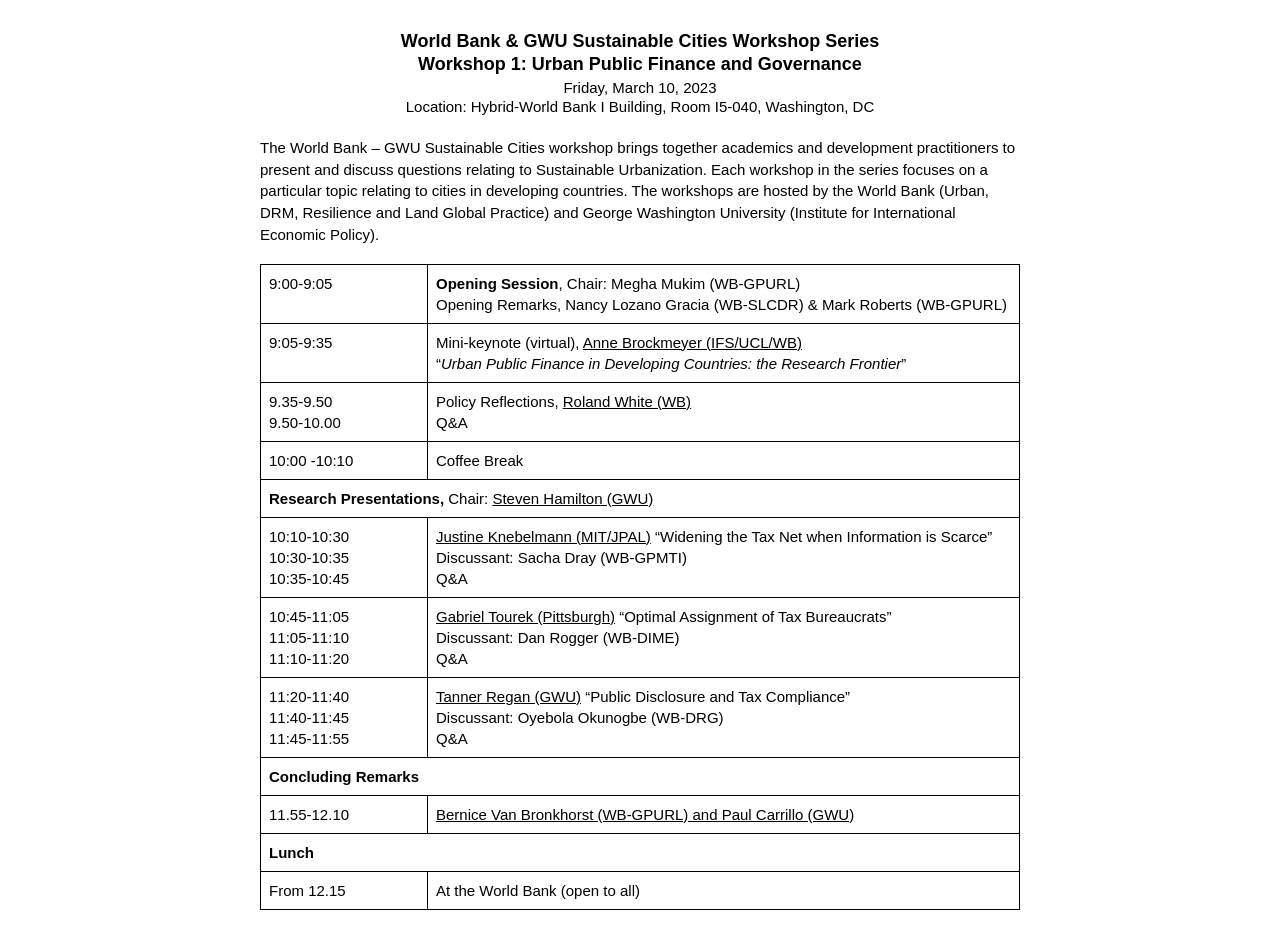
<file: events/LSC_WBGWU_workshop1.html>
<!DOCTYPE html>
<html lang="en">
<head>
<meta charset="utf-8">
<meta name="viewport" content="width=device-width, initial-scale=1">
<title>Workshop 1: Urban Public Finance and Governance</title>
<style>
  body { margin: 0; background: #fff; color: #000; font-family: Arial, Helvetica, sans-serif; }
  .wrap { max-width: 760px; margin: 30px auto; padding: 0 20px; }
  .head { text-align: center; font-family: Arial, Helvetica, sans-serif; }
  .head h1 { font-size: 18px; font-weight: bold; margin: 0; line-height: 1.3; }
  .head p { font-size: 15px; margin: 2px 0; }
  .intro { font-family: Arial, Helvetica, sans-serif; font-size: 15px; line-height: 1.45; margin: 22px 0 18px;  }
  table { width: 100%; border-collapse: collapse; font-size: 15px; line-height: 1.4; }
  td { vertical-align: top; padding: 0 8px; }
  td.t { width: 150px; white-space: nowrap; border-right: 1px solid #000; }
  tbody { border: 1px solid #000; }
  tbody tr:first-child td { padding-top: 8px; }
  tbody tr:last-child td { padding-bottom: 8px; }
  tr.gap td { height: 1.2em; }
  td.span { border-right: 0; }
  a { color: #1155cc; }
  .u { text-decoration: underline; }
  .logos { margin-top: 26px; }
  .logos img { display: block; }
  .logos .row2 { display: flex; align-items: center; gap: 4px; margin-top: 14px; }
</style>
</head>
<body>
<div class="wrap">
<div class="head">
  <h1>World Bank &amp; GWU Sustainable Cities Workshop Series</h1>
  <h1>Workshop 1: Urban Public Finance and Governance</h1>
  <p>Friday, March 10, 2023</p>
  <p>Location: Hybrid-World Bank I Building, Room I5-040, Washington, DC</p>
</div>
<p class="intro">The World Bank &ndash; GWU Sustainable Cities workshop brings together academics and development practitioners to present and discuss questions relating to Sustainable Urbanization. Each workshop in the series focuses on a particular topic relating to cities in developing countries. The workshops are hosted by the World Bank (Urban, DRM, Resilience and Land Global Practice) and George Washington University (Institute for International Economic Policy).</p>
<table>
<tbody>
  <tr><td class="t">9:00-9:05</td><td><b>Opening Session</b>, Chair: Megha Mukim (WB-GPURL)<br>Opening Remarks, Nancy Lozano Gracia (WB-SLCDR) &amp; Mark Roberts (WB-GPURL)</td></tr>
</tbody>
<tbody>
  <tr><td class="t">9:05-9:35</td><td>Mini-keynote (virtual), <span class="u">Anne Brockmeyer (IFS/UCL/WB)</span><br>&ldquo;<i>Urban Public Finance in Developing Countries: the Research Frontier</i>&rdquo;</td></tr>
</tbody>
<tbody>
  <tr><td class="t">9.35-9.50<br>9.50-10.00</td><td>Policy Reflections, <span class="u">Roland White (WB)</span><br>Q&amp;A</td></tr>
</tbody>
<tbody>
  <tr><td class="t">10:00 -10:10</td><td>Coffee Break</td></tr>
</tbody>
<tbody>
  <tr><td class="span" colspan="2"><b>Research Presentations,</b> Chair: <span class="u">Steven Hamilton (GWU)</span></td></tr>
</tbody>
<tbody>
  <tr><td class="t">10:10-10:30<br>10:30-10:35<br>10:35-10:45</td><td><span class="u">Justine Knebelmann (MIT/JPAL)</span> &ldquo;Widening the Tax Net when Information is Scarce&rdquo;<br>Discussant: Sacha Dray (WB-GPMTI)<br>Q&amp;A</td></tr>
</tbody>
<tbody>
  <tr><td class="t">10:45-11:05<br>11:05-11:10<br>11:10-11:20</td><td><span class="u">Gabriel Tourek (Pittsburgh)</span> &ldquo;Optimal Assignment of Tax Bureaucrats&rdquo;<br>Discussant: Dan Rogger (WB-DIME)<br>Q&amp;A</td></tr>
</tbody>
<tbody>
  <tr><td class="t">11:20-11:40<br>11:40-11:45<br>11:45-11:55</td><td><span class="u">Tanner Regan (GWU)</span> &ldquo;Public Disclosure and Tax Compliance&rdquo;<br>Discussant: Oyebola Okunogbe (WB-DRG)<br>Q&amp;A</td></tr>
</tbody>
<tbody>
  <tr><td class="span" colspan="2"><b>Concluding Remarks</b></td></tr>
</tbody>
<tbody>
  <tr><td class="t">11.55-12.10</td><td><span class="u">Bernice Van Bronkhorst (WB-GPURL) and Paul Carrillo (GWU)</span></td></tr>
</tbody>
<tbody>
  <tr><td class="span" colspan="2"><b>Lunch</b></td></tr>
</tbody>
<tbody>
  <tr><td class="t">From 12.15</td><td>At the World Bank (open to all)</td></tr>
</tbody>
</table>

</div>
</body>
</html>
</file>
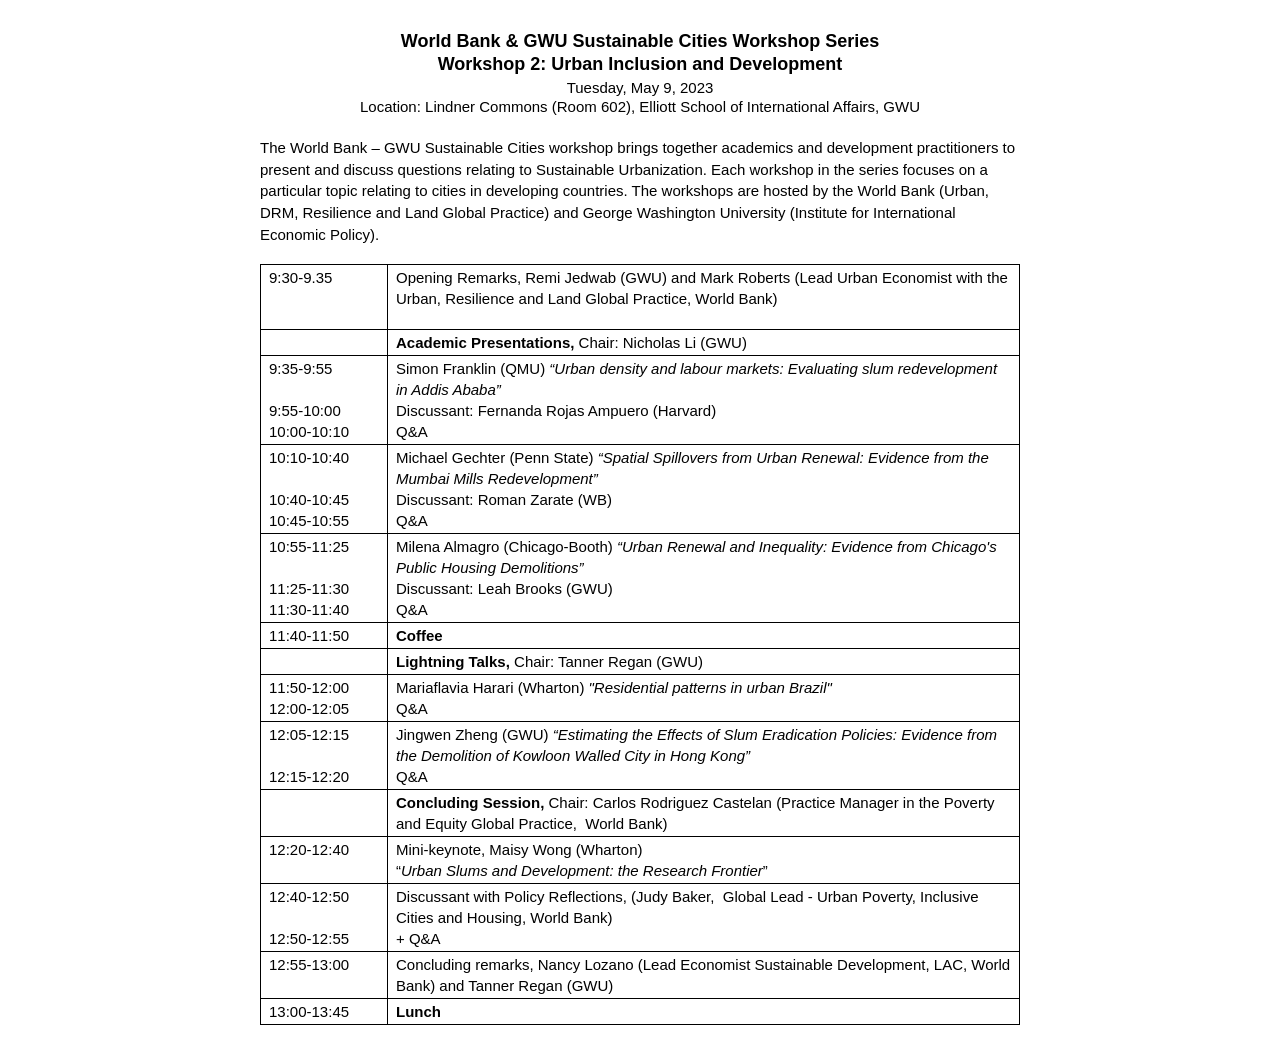
<file: events/LSC_WBGWU_workshop2.html>
<!DOCTYPE html>
<html lang="en">
<head>
<meta charset="utf-8">
<meta name="viewport" content="width=device-width, initial-scale=1">
<title>Workshop 2: Urban Inclusion and Development</title>
<style>
  body { margin: 0; background: #fff; color: #000; font-family: Calibri, Carlito, 'Segoe UI', Arial, sans-serif; }
  .wrap { max-width: 760px; margin: 30px auto; padding: 0 20px; }
  .head { text-align: center; font-family: Arial, Helvetica, sans-serif; }
  .head h1 { font-size: 18px; font-weight: bold; margin: 0; line-height: 1.3; }
  .head p { font-size: 15px; margin: 2px 0; }
  .intro { font-family: Arial, Helvetica, sans-serif; font-size: 15px; line-height: 1.45; margin: 22px 0 18px;  }
  table { width: 100%; border-collapse: collapse; font-size: 15px; line-height: 1.4; }
  td { vertical-align: top; padding: 0 8px; }
  td.t { width: 110px; white-space: nowrap; border-right: 1px solid #000; }
  tbody { border: 1px solid #000; }
  tbody tr:first-child td { padding-top: 2px; }
  tbody tr:last-child td { padding-bottom: 2px; }
  tr.gap td { height: 1.2em; }
  td.span { border-right: 0; }
  a { color: #1155cc; }
  .u { text-decoration: underline; }
  .logos { margin-top: 26px; }
  .logos img { display: block; }
  .logos .row2 { display: flex; align-items: center; gap: 4px; margin-top: 14px; }
</style>
</head>
<body>
<div class="wrap">
<div class="head">
  <h1>World Bank &amp; GWU Sustainable Cities Workshop Series</h1>
  <h1>Workshop 2: Urban Inclusion and Development</h1>
  <p>Tuesday, May 9, 2023</p>
  <p style="font-family:Calibri, Carlito, 'Segoe UI', Arial, sans-serif">Location: Lindner Commons (Room 602), Elliott School of International Affairs, GWU</p>
</div>
<p class="intro">The World Bank &ndash; GWU Sustainable Cities workshop brings together academics and development practitioners to present and discuss questions relating to Sustainable Urbanization. Each workshop in the series focuses on a particular topic relating to cities in developing countries. The workshops are hosted by the World Bank (Urban, DRM, Resilience and Land Global Practice) and George Washington University (Institute for International Economic Policy).</p>
<table>
<tbody>
  <tr><td class="t">9:30-9.35</td><td>Opening Remarks, Remi Jedwab (GWU) and Mark Roberts (Lead Urban Economist with the Urban, Resilience and Land Global Practice, World Bank)</td></tr>
  <tr class="gap"><td class="t"></td><td></td></tr>
</tbody>
<tbody>
  <tr><td class="t"></td><td><b>Academic Presentations,</b> Chair: Nicholas Li (GWU)</td></tr>
</tbody>
<tbody>
  <tr><td class="t">9:35-9:55</td><td>Simon Franklin (QMU) <i>&ldquo;Urban density and labour markets: Evaluating slum redevelopment in Addis Ababa&rdquo;</i></td></tr>
  <tr><td class="t">9:55-10:00<br>10:00-10:10</td><td>Discussant: Fernanda Rojas Ampuero (Harvard)<br>Q&amp;A</td></tr>
</tbody>
<tbody>
  <tr><td class="t">10:10-10:40</td><td>Michael Gechter (Penn State) <i>&ldquo;Spatial Spillovers from Urban Renewal: Evidence from the Mumbai Mills Redevelopment&rdquo;</i></td></tr>
  <tr><td class="t">10:40-10:45<br>10:45-10:55</td><td>Discussant: Roman Zarate (WB)<br>Q&amp;A</td></tr>
</tbody>
<tbody>
  <tr><td class="t">10:55-11:25</td><td>Milena Almagro (Chicago-Booth) <i>&ldquo;Urban Renewal and Inequality: Evidence from Chicago's Public Housing Demolitions&rdquo;</i></td></tr>
  <tr><td class="t">11:25-11:30<br>11:30-11:40</td><td>Discussant: Leah Brooks (GWU)<br>Q&amp;A</td></tr>
</tbody>
<tbody>
  <tr><td class="t">11:40-11:50</td><td><b>Coffee</b></td></tr>
</tbody>
<tbody>
  <tr><td class="t"></td><td><b>Lightning Talks,</b> Chair: Tanner Regan (GWU)</td></tr>
</tbody>
<tbody>
  <tr><td class="t">11:50-12:00<br>12:00-12:05</td><td>Mariaflavia Harari (Wharton) <i>"Residential patterns in urban Brazil"</i><br>Q&amp;A</td></tr>
</tbody>
<tbody>
  <tr><td class="t">12:05-12:15</td><td>Jingwen Zheng (GWU) <i>&ldquo;Estimating the Effects of Slum Eradication Policies: Evidence from the Demolition of Kowloon Walled City in Hong Kong&rdquo;</i></td></tr>
  <tr><td class="t">12:15-12:20</td><td>Q&amp;A</td></tr>
</tbody>
<tbody>
  <tr><td class="t"></td><td><b>Concluding Session,</b> Chair: Carlos Rodriguez Castelan (Practice Manager in the Poverty and Equity Global Practice,&nbsp; World Bank)</td></tr>
</tbody>
<tbody>
  <tr><td class="t">12:20-12:40</td><td>Mini-keynote, Maisy Wong (Wharton)<br>&ldquo;<i>Urban Slums and Development: the Research Frontier</i>&rdquo;</td></tr>
</tbody>
<tbody>
  <tr><td class="t">12:40-12:50</td><td>Discussant with Policy Reflections, (Judy Baker,&nbsp; Global Lead - Urban Poverty, Inclusive Cities and Housing, World Bank)</td></tr>
  <tr><td class="t">12:50-12:55</td><td>+ Q&amp;A</td></tr>
</tbody>
<tbody>
  <tr><td class="t">12:55-13:00</td><td>Concluding remarks, Nancy Lozano (Lead Economist Sustainable Development, LAC, World Bank) and Tanner Regan (GWU)</td></tr>
</tbody>
<tbody>
  <tr><td class="t">13:00-13:45</td><td><b>Lunch</b></td></tr>
</tbody>
</table>

</div>
</body>
</html>
</file>
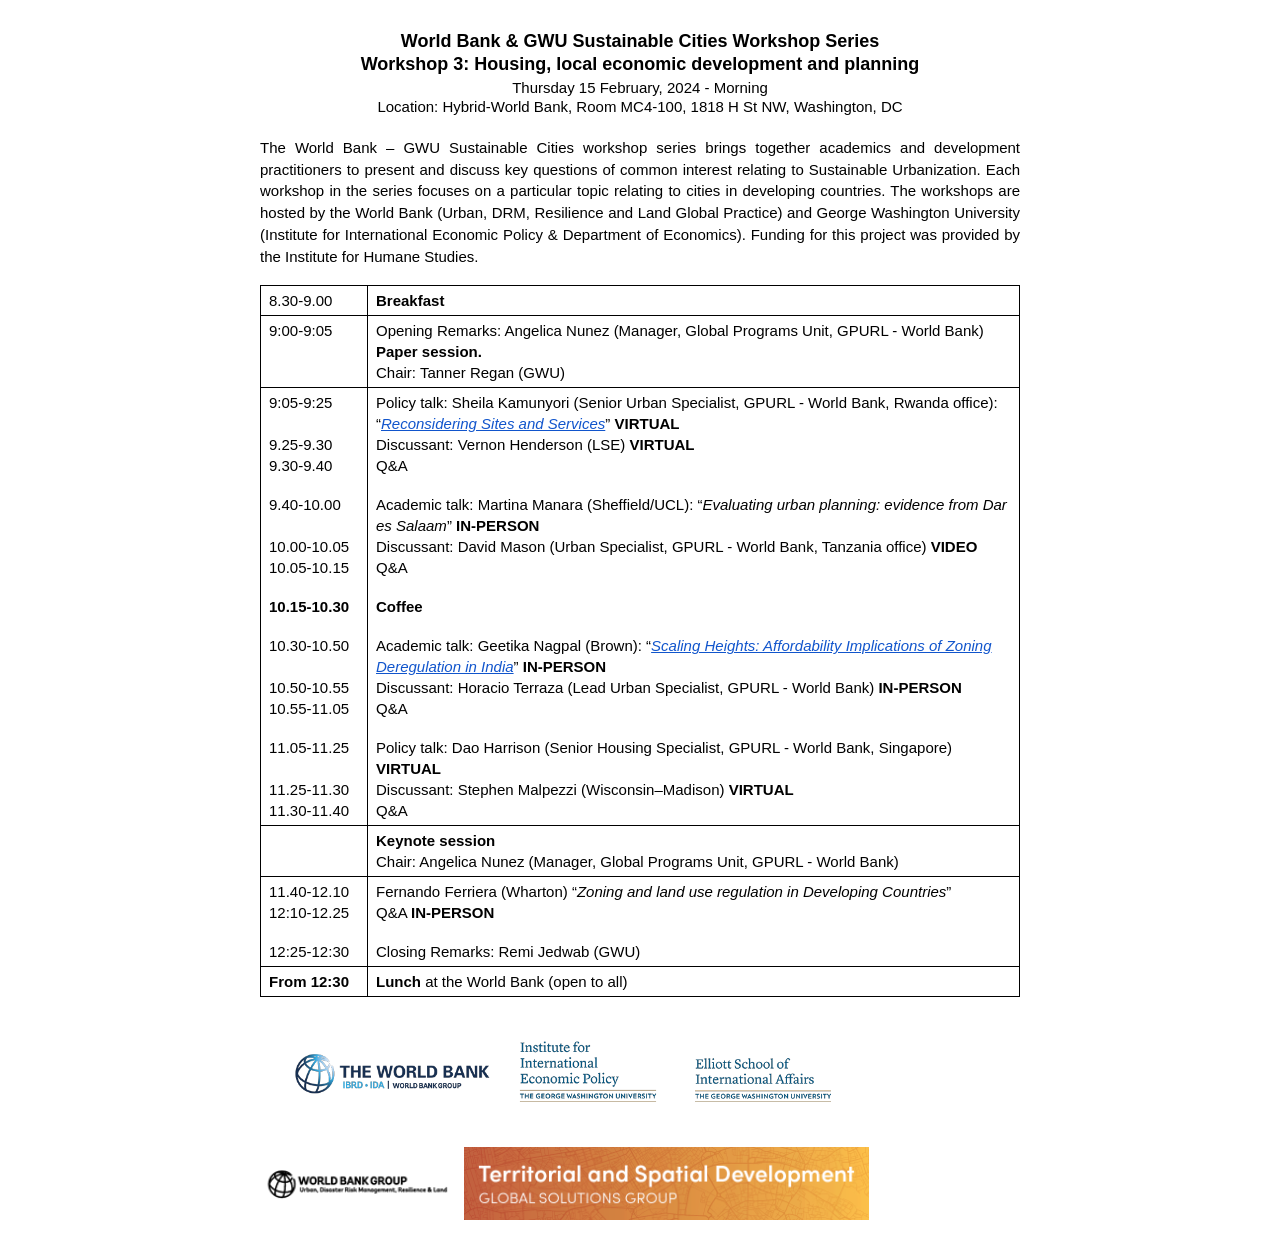
<file: events/LSC_WBGWU_workshop3.html>
<!DOCTYPE html>
<html lang="en">
<head>
<meta charset="utf-8">
<meta name="viewport" content="width=device-width, initial-scale=1">
<title>Workshop 3: Housing, local economic development and planning</title>
<style>
  body { margin: 0; background: #fff; color: #000; font-family: Calibri, Carlito, 'Segoe UI', Arial, sans-serif; }
  .wrap { max-width: 760px; margin: 30px auto; padding: 0 20px; }
  .head { text-align: center; font-family: Calibri, Carlito, 'Segoe UI', Arial, sans-serif; }
  .head h1 { font-size: 18px; font-weight: bold; margin: 0; line-height: 1.3; }
  .head p { font-size: 15px; margin: 2px 0; }
  .intro { font-family: Calibri, Carlito, 'Segoe UI', Arial, sans-serif; font-size: 15px; line-height: 1.45; margin: 22px 0 18px; text-align: justify; }
  table { width: 100%; border-collapse: collapse; font-size: 15px; line-height: 1.4; }
  td { vertical-align: top; padding: 0 8px; }
  td.t { width: 90px; white-space: nowrap; border-right: 1px solid #000; }
  tbody { border: 1px solid #000; }
  tbody tr:first-child td { padding-top: 4px; }
  tbody tr:last-child td { padding-bottom: 4px; }
  tr.gap td { height: 1.2em; }
  td.span { border-right: 0; }
  a { color: #1155cc; }
  .u { text-decoration: underline; }
  .logos { margin-top: 26px; }
  .logos img { display: block; }
  .logos .row2 { display: flex; align-items: center; gap: 4px; margin-top: 14px; }
</style>
</head>
<body>
<div class="wrap">
<div class="head">
  <h1>World Bank &amp; GWU Sustainable Cities Workshop Series</h1>
  <h1>Workshop 3: Housing, local economic development and planning</h1>
  <p>Thursday 15 February, 2024 - Morning</p>
  <p>Location: Hybrid-World Bank, Room MC4-100, 1818 H St NW, Washington, DC</p>
</div>
<p class="intro">The World Bank &ndash; GWU Sustainable Cities workshop series brings together academics and development practitioners to present and discuss key questions of common interest relating to Sustainable Urbanization. Each workshop in the series focuses on a particular topic relating to cities in developing countries. The workshops are hosted by the World Bank (Urban, DRM, Resilience and Land Global Practice) and George Washington University (Institute for International Economic Policy &amp; Department of Economics). Funding for this project was provided by the Institute for Humane Studies.</p>
<table>
<tbody>
  <tr><td class="t">8.30-9.00</td><td><b>Breakfast</b></td></tr>
</tbody>
<tbody>
  <tr><td class="t">9:00-9:05</td><td>Opening Remarks: Angelica Nunez (Manager, Global Programs Unit, GPURL - World Bank)<br><b>Paper session.</b><br>Chair: Tanner Regan (GWU)</td></tr>
</tbody>
<tbody>
  <tr><td class="t">9:05-9:25</td><td>Policy talk: Sheila Kamunyori (Senior Urban Specialist, GPURL - World Bank, Rwanda office): &ldquo;<a href="https://openknowledge.worldbank.org/entities/publication/86cf18fb-ae7a-5e79-8bb8-3d302747ff7f" target="_blank" rel="noopener"><i>Reconsidering Sites and Services</i></a>&rdquo; <b>VIRTUAL</b></td></tr>
  <tr><td class="t">9.25-9.30</td><td>Discussant: Vernon Henderson (LSE) <b>VIRTUAL</b></td></tr>
  <tr><td class="t">9.30-9.40</td><td>Q&amp;A</td></tr>
  <tr class="gap"><td class="t"></td><td></td></tr>
  <tr><td class="t">9.40-10.00</td><td>Academic talk: Martina Manara (Sheffield/UCL): &ldquo;<i>Evaluating urban planning: evidence from Dar es Salaam</i>&rdquo; <b>IN-PERSON</b></td></tr>
  <tr><td class="t">10.00-10.05</td><td>Discussant: David Mason (Urban Specialist, GPURL - World Bank, Tanzania office) <b>VIDEO</b></td></tr>
  <tr><td class="t">10.05-10.15</td><td>Q&amp;A</td></tr>
  <tr class="gap"><td class="t"></td><td></td></tr>
  <tr><td class="t"><b>10.15-10.30</b></td><td><b>Coffee</b></td></tr>
  <tr class="gap"><td class="t"></td><td></td></tr>
  <tr><td class="t">10.30-10.50</td><td>Academic talk: Geetika Nagpal (Brown): &ldquo;<a href="https://papers.geetika-nagpal.com/Nagpal_JMP.pdf" target="_blank" rel="noopener"><i>Scaling Heights: Affordability Implications of Zoning Deregulation in India</i></a>&rdquo; <b>IN-PERSON</b></td></tr>
  <tr><td class="t">10.50-10.55</td><td>Discussant: Horacio Terraza (Lead Urban Specialist, GPURL - World Bank) <b>IN-PERSON</b></td></tr>
  <tr><td class="t">10.55-11.05</td><td>Q&amp;A</td></tr>
  <tr class="gap"><td class="t"></td><td></td></tr>
  <tr><td class="t">11.05-11.25</td><td>Policy talk: Dao Harrison (Senior Housing Specialist, GPURL - World Bank, Singapore) <b>VIRTUAL</b></td></tr>
  <tr><td class="t">11.25-11.30</td><td>Discussant: Stephen Malpezzi (Wisconsin&ndash;Madison) <b>VIRTUAL</b></td></tr>
  <tr><td class="t">11.30-11.40</td><td>Q&amp;A</td></tr>
</tbody>
<tbody>
  <tr><td class="t"></td><td><b>Keynote session</b><br>Chair: Angelica Nunez (Manager, Global Programs Unit, GPURL - World Bank)</td></tr>
</tbody>
<tbody>
  <tr><td class="t">11.40-12.10</td><td>Fernando Ferriera (Wharton) &ldquo;<i>Zoning and land use regulation in Developing Countries</i>&rdquo;</td></tr>
  <tr><td class="t">12:10-12.25</td><td>Q&amp;A <b>IN-PERSON</b></td></tr>
  <tr class="gap"><td class="t"></td><td></td></tr>
  <tr><td class="t">12:25-12:30</td><td>Closing Remarks: Remi Jedwab (GWU)</td></tr>
</tbody>
<tbody>
  <tr><td class="t"><b>From 12:30</b></td><td><b>Lunch</b> at the World Bank (open to all)</td></tr>
</tbody>
</table>
<div class="logos">
  <img src="[data-uri]" style="width:100%;max-width:600px;margin:0 auto 0 20px" alt="The World Bank; Institute for International Economic Policy, The George Washington University; Elliott School of International Affairs, The George Washington University">
  <div class="row2">
    <img src="[data-uri]" style="width:32%;max-width:200px" alt="World Bank Group: Urban, Disaster Risk Management, Resilience &amp; Land">
    <img src="[data-uri]" style="width:66%;max-width:405px" alt="Territorial and Spatial Development Global Solutions Group">
  </div>
</div>
</div>
</body>
</html>
</file>
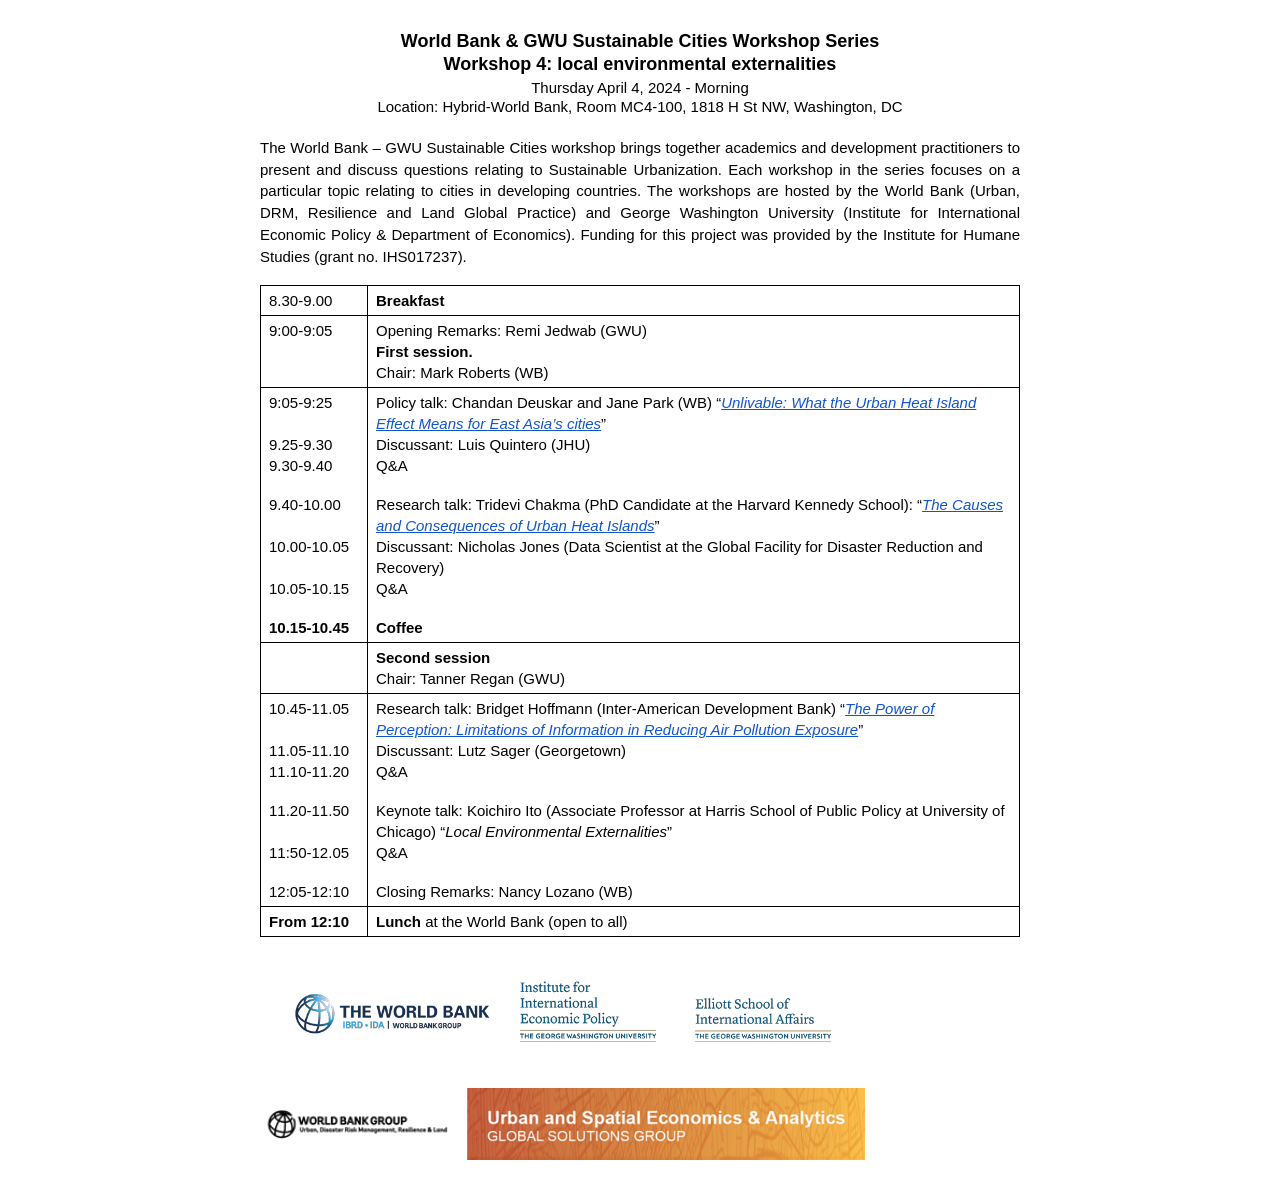
<file: events/LSC_WBGWU_workshop4.html>
<!DOCTYPE html>
<html lang="en">
<head>
<meta charset="utf-8">
<meta name="viewport" content="width=device-width, initial-scale=1">
<title>Workshop 4: local environmental externalities</title>
<style>
  body { margin: 0; background: #fff; color: #000; font-family: Calibri, Carlito, 'Segoe UI', Arial, sans-serif; }
  .wrap { max-width: 760px; margin: 30px auto; padding: 0 20px; }
  .head { text-align: center; font-family: Calibri, Carlito, 'Segoe UI', Arial, sans-serif; }
  .head h1 { font-size: 18px; font-weight: bold; margin: 0; line-height: 1.3; }
  .head p { font-size: 15px; margin: 2px 0; }
  .intro { font-family: Calibri, Carlito, 'Segoe UI', Arial, sans-serif; font-size: 15px; line-height: 1.45; margin: 22px 0 18px; text-align: justify; }
  table { width: 100%; border-collapse: collapse; font-size: 15px; line-height: 1.4; }
  td { vertical-align: top; padding: 0 8px; }
  td.t { width: 90px; white-space: nowrap; border-right: 1px solid #000; }
  tbody { border: 1px solid #000; }
  tbody tr:first-child td { padding-top: 4px; }
  tbody tr:last-child td { padding-bottom: 4px; }
  tr.gap td { height: 1.2em; }
  td.span { border-right: 0; }
  a { color: #1155cc; }
  .u { text-decoration: underline; }
  .logos { margin-top: 26px; }
  .logos img { display: block; }
  .logos .row2 { display: flex; align-items: center; gap: 4px; margin-top: 14px; }
</style>
</head>
<body>
<div class="wrap">
<div class="head">
  <h1>World Bank &amp; GWU Sustainable Cities Workshop Series</h1>
  <h1>Workshop 4: local environmental externalities</h1>
  <p>Thursday April 4, 2024 - Morning</p>
  <p>Location: Hybrid-World Bank, Room MC4-100, 1818 H St NW, Washington, DC</p>
</div>
<p class="intro">The World Bank &ndash; GWU Sustainable Cities workshop brings together academics and development practitioners to present and discuss questions relating to Sustainable Urbanization. Each workshop in the series focuses on a particular topic relating to cities in developing countries. The workshops are hosted by the World Bank (Urban, DRM, Resilience and Land Global Practice) and George Washington University (Institute for International Economic Policy &amp; Department of Economics). Funding for this project was provided by the Institute for Humane Studies (grant no. IHS017237).</p>
<table>
<tbody>
  <tr><td class="t">8.30-9.00</td><td><b>Breakfast</b></td></tr>
</tbody>
<tbody>
  <tr><td class="t">9:00-9:05</td><td>Opening Remarks: Remi Jedwab (GWU)<br><b>First session.</b><br>Chair: Mark Roberts (WB)</td></tr>
</tbody>
<tbody>
  <tr><td class="t">9:05-9:25</td><td>Policy talk: Chandan Deuskar and Jane Park (WB) &ldquo;<a href="https://www.worldbank.org/en/region/eap/publication/unlivable-what-the-urban-heat-island-effect-means-for-east-asia-s-cities" target="_blank" rel="noopener"><i>Unlivable: What the Urban Heat Island Effect Means for East Asia&rsquo;s cities</i></a>&rdquo;</td></tr>
  <tr><td class="t">9.25-9.30</td><td>Discussant: Luis Quintero (JHU)</td></tr>
  <tr><td class="t">9.30-9.40</td><td>Q&amp;A</td></tr>
  <tr class="gap"><td class="t"></td><td></td></tr>
  <tr><td class="t">9.40-10.00</td><td>Research talk: Tridevi Chakma (PhD Candidate at the Harvard Kennedy School): &ldquo;<a href="https://tridevichakma.com/assets/pdf/Chakma_JMP_urban_heat_islands.pdf" target="_blank" rel="noopener"><i>The Causes and Consequences of Urban Heat Islands</i></a>&rdquo;</td></tr>
  <tr><td class="t">10.00-10.05</td><td>Discussant: Nicholas Jones (Data Scientist at the Global Facility for Disaster Reduction and Recovery)</td></tr>
  <tr><td class="t">10.05-10.15</td><td>Q&amp;A</td></tr>
  <tr class="gap"><td class="t"></td><td></td></tr>
  <tr><td class="t"><b>10.15-10.45</b></td><td><b>Coffee</b></td></tr>
</tbody>
<tbody>
  <tr><td class="t"></td><td><b>Second session</b><br>Chair: Tanner Regan (GWU)</td></tr>
</tbody>
<tbody>
  <tr><td class="t">10.45-11.05</td><td>Research talk: Bridget Hoffmann (Inter-American Development Bank) &ldquo;<a href="https://www.hks.harvard.edu/publications/power-perception-limitations-information-reducing-air-pollution-exposure" target="_blank" rel="noopener"><i>The Power of Perception: Limitations of Information in Reducing Air Pollution Exposure</i></a>&rdquo;</td></tr>
  <tr><td class="t">11.05-11.10</td><td>Discussant: Lutz Sager (Georgetown)</td></tr>
  <tr><td class="t">11.10-11.20</td><td>Q&amp;A</td></tr>
  <tr class="gap"><td class="t"></td><td></td></tr>
  <tr><td class="t">11.20-11.50</td><td>Keynote talk: Koichiro Ito (Associate Professor at Harris School of Public Policy at University of Chicago) &ldquo;<i>Local Environmental Externalities</i>&rdquo;</td></tr>
  <tr><td class="t">11:50-12.05</td><td>Q&amp;A</td></tr>
  <tr class="gap"><td class="t"></td><td></td></tr>
  <tr><td class="t">12:05-12:10</td><td>Closing Remarks: Nancy Lozano (WB)</td></tr>
</tbody>
<tbody>
  <tr><td class="t"><b>From 12:10</b></td><td><b>Lunch</b> at the World Bank (open to all)</td></tr>
</tbody>
</table>
<div class="logos">
  <img src="[data-uri]" style="width:100%;max-width:600px;margin:0 auto 0 20px" alt="The World Bank; Institute for International Economic Policy, The George Washington University; Elliott School of International Affairs, The George Washington University">
  <div class="row2">
    <img src="[data-uri]" style="width:32%;max-width:200px" alt="World Bank Group: Urban, Disaster Risk Management, Resilience &amp; Land">
    <img src="[data-uri]" style="width:66%;max-width:405px" alt="Urban and Spatial Economics &amp; Analytics Global Solutions Group">
  </div>
</div>
</div>
</body>
</html>
</file>
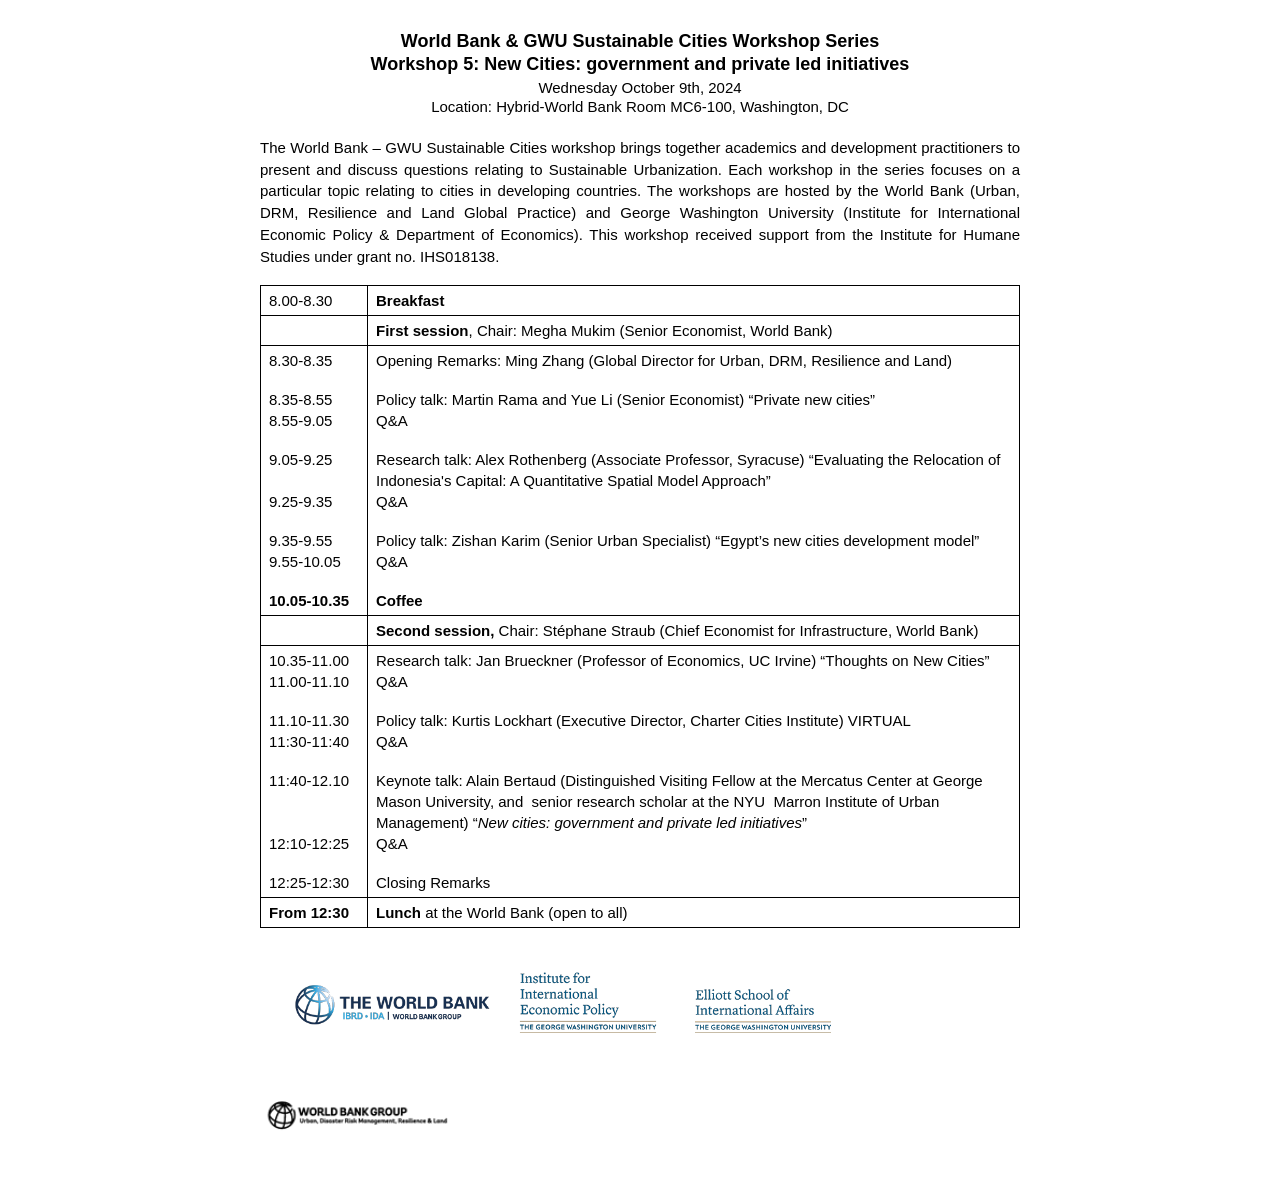
<file: events/LSC_WBGWU_workshop5.html>
<!DOCTYPE html>
<html lang="en">
<head>
<meta charset="utf-8">
<meta name="viewport" content="width=device-width, initial-scale=1">
<title>Workshop 5: New Cities: government and private led initiatives</title>
<style>
  body { margin: 0; background: #fff; color: #000; font-family: Calibri, Carlito, 'Segoe UI', Arial, sans-serif; }
  .wrap { max-width: 760px; margin: 30px auto; padding: 0 20px; }
  .head { text-align: center; font-family: Calibri, Carlito, 'Segoe UI', Arial, sans-serif; }
  .head h1 { font-size: 18px; font-weight: bold; margin: 0; line-height: 1.3; }
  .head p { font-size: 15px; margin: 2px 0; }
  .intro { font-family: Calibri, Carlito, 'Segoe UI', Arial, sans-serif; font-size: 15px; line-height: 1.45; margin: 22px 0 18px; text-align: justify; }
  table { width: 100%; border-collapse: collapse; font-size: 15px; line-height: 1.4; }
  td { vertical-align: top; padding: 0 8px; }
  td.t { width: 90px; white-space: nowrap; border-right: 1px solid #000; }
  tbody { border: 1px solid #000; }
  tbody tr:first-child td { padding-top: 4px; }
  tbody tr:last-child td { padding-bottom: 4px; }
  tr.gap td { height: 1.2em; }
  td.span { border-right: 0; }
  a { color: #1155cc; }
  .u { text-decoration: underline; }
  .logos { margin-top: 26px; }
  .logos img { display: block; }
  .logos .row2 { display: flex; align-items: center; gap: 4px; margin-top: 14px; }
</style>
</head>
<body>
<div class="wrap">
<div class="head">
  <h1>World Bank &amp; GWU Sustainable Cities Workshop Series</h1>
  <h1>Workshop 5: New Cities: government and private led initiatives</h1>
  <p>Wednesday October 9th, 2024</p>
  <p>Location: Hybrid-World Bank Room MC6-100, Washington, DC</p>
</div>
<p class="intro">The World Bank &ndash; GWU Sustainable Cities workshop brings together academics and development practitioners to present and discuss questions relating to Sustainable Urbanization. Each workshop in the series focuses on a particular topic relating to cities in developing countries. The workshops are hosted by the World Bank (Urban, DRM, Resilience and Land Global Practice) and George Washington University (Institute for International Economic Policy &amp; Department of Economics). This workshop received support from the Institute for Humane Studies under grant no. IHS018138.</p>
<table>
<tbody>
  <tr><td class="t">8.00-8.30</td><td><b>Breakfast</b></td></tr>
</tbody>
<tbody>
  <tr><td class="t"></td><td><b>First session</b>, Chair: Megha Mukim (Senior Economist, World Bank)</td></tr>
</tbody>
<tbody>
  <tr><td class="t">8.30-8.35</td><td>Opening Remarks: Ming Zhang (Global Director for Urban, DRM, Resilience and Land)</td></tr>
  <tr class="gap"><td class="t"></td><td></td></tr>
  <tr><td class="t">8.35-8.55</td><td>Policy talk: Martin Rama and Yue Li (Senior Economist) &ldquo;Private new cities&rdquo;</td></tr>
  <tr><td class="t">8.55-9.05</td><td>Q&amp;A</td></tr>
  <tr class="gap"><td class="t"></td><td></td></tr>
  <tr><td class="t">9.05-9.25</td><td>Research talk: Alex Rothenberg (Associate Professor, Syracuse) &ldquo;Evaluating the Relocation of Indonesia's Capital: A Quantitative Spatial Model Approach&rdquo;</td></tr>
  <tr><td class="t">9.25-9.35</td><td>Q&amp;A</td></tr>
  <tr class="gap"><td class="t"></td><td></td></tr>
  <tr><td class="t">9.35-9.55</td><td>Policy talk: Zishan Karim (Senior Urban Specialist) &ldquo;Egypt&rsquo;s new cities development model&rdquo;</td></tr>
  <tr><td class="t">9.55-10.05</td><td>Q&amp;A</td></tr>
  <tr class="gap"><td class="t"></td><td></td></tr>
  <tr><td class="t"><b>10.05-10.35</b></td><td><b>Coffee</b></td></tr>
</tbody>
<tbody>
  <tr><td class="t"></td><td><b>Second session,</b> Chair: St&eacute;phane Straub (Chief Economist for Infrastructure, World Bank)</td></tr>
</tbody>
<tbody>
  <tr><td class="t">10.35-11.00</td><td>Research talk: Jan Brueckner (Professor of Economics, UC Irvine) &ldquo;Thoughts on New Cities&rdquo;</td></tr>
  <tr><td class="t">11.00-11.10</td><td>Q&amp;A</td></tr>
  <tr class="gap"><td class="t"></td><td></td></tr>
  <tr><td class="t">11.10-11.30</td><td>Policy talk: Kurtis Lockhart (Executive Director, Charter Cities Institute) VIRTUAL</td></tr>
  <tr><td class="t">11:30-11:40</td><td>Q&amp;A</td></tr>
  <tr class="gap"><td class="t"></td><td></td></tr>
  <tr><td class="t">11:40-12.10</td><td>Keynote talk: Alain Bertaud (Distinguished Visiting Fellow at the Mercatus Center at George Mason University, and&nbsp; senior research scholar at the NYU&nbsp; Marron Institute of Urban Management) &ldquo;<i>New cities: government and private led initiatives</i>&rdquo;</td></tr>
  <tr><td class="t">12:10-12:25</td><td>Q&amp;A</td></tr>
  <tr class="gap"><td class="t"></td><td></td></tr>
  <tr><td class="t">12:25-12:30</td><td>Closing Remarks</td></tr>
</tbody>
<tbody>
  <tr><td class="t"><b>From 12:30</b></td><td><b>Lunch</b> at the World Bank (open to all)</td></tr>
</tbody>
</table>
<div class="logos">
  <img src="[data-uri]" style="width:100%;max-width:600px;margin:0 auto 0 20px" alt="The World Bank; Institute for International Economic Policy, The George Washington University; Elliott School of International Affairs, The George Washington University">
  <div class="row2">
    <img src="[data-uri]" style="width:32%;max-width:200px" alt="World Bank Group: Urban, Disaster Risk Management, Resilience &amp; Land">
  </div>
</div>
</div>
</body>
</html>
</file>
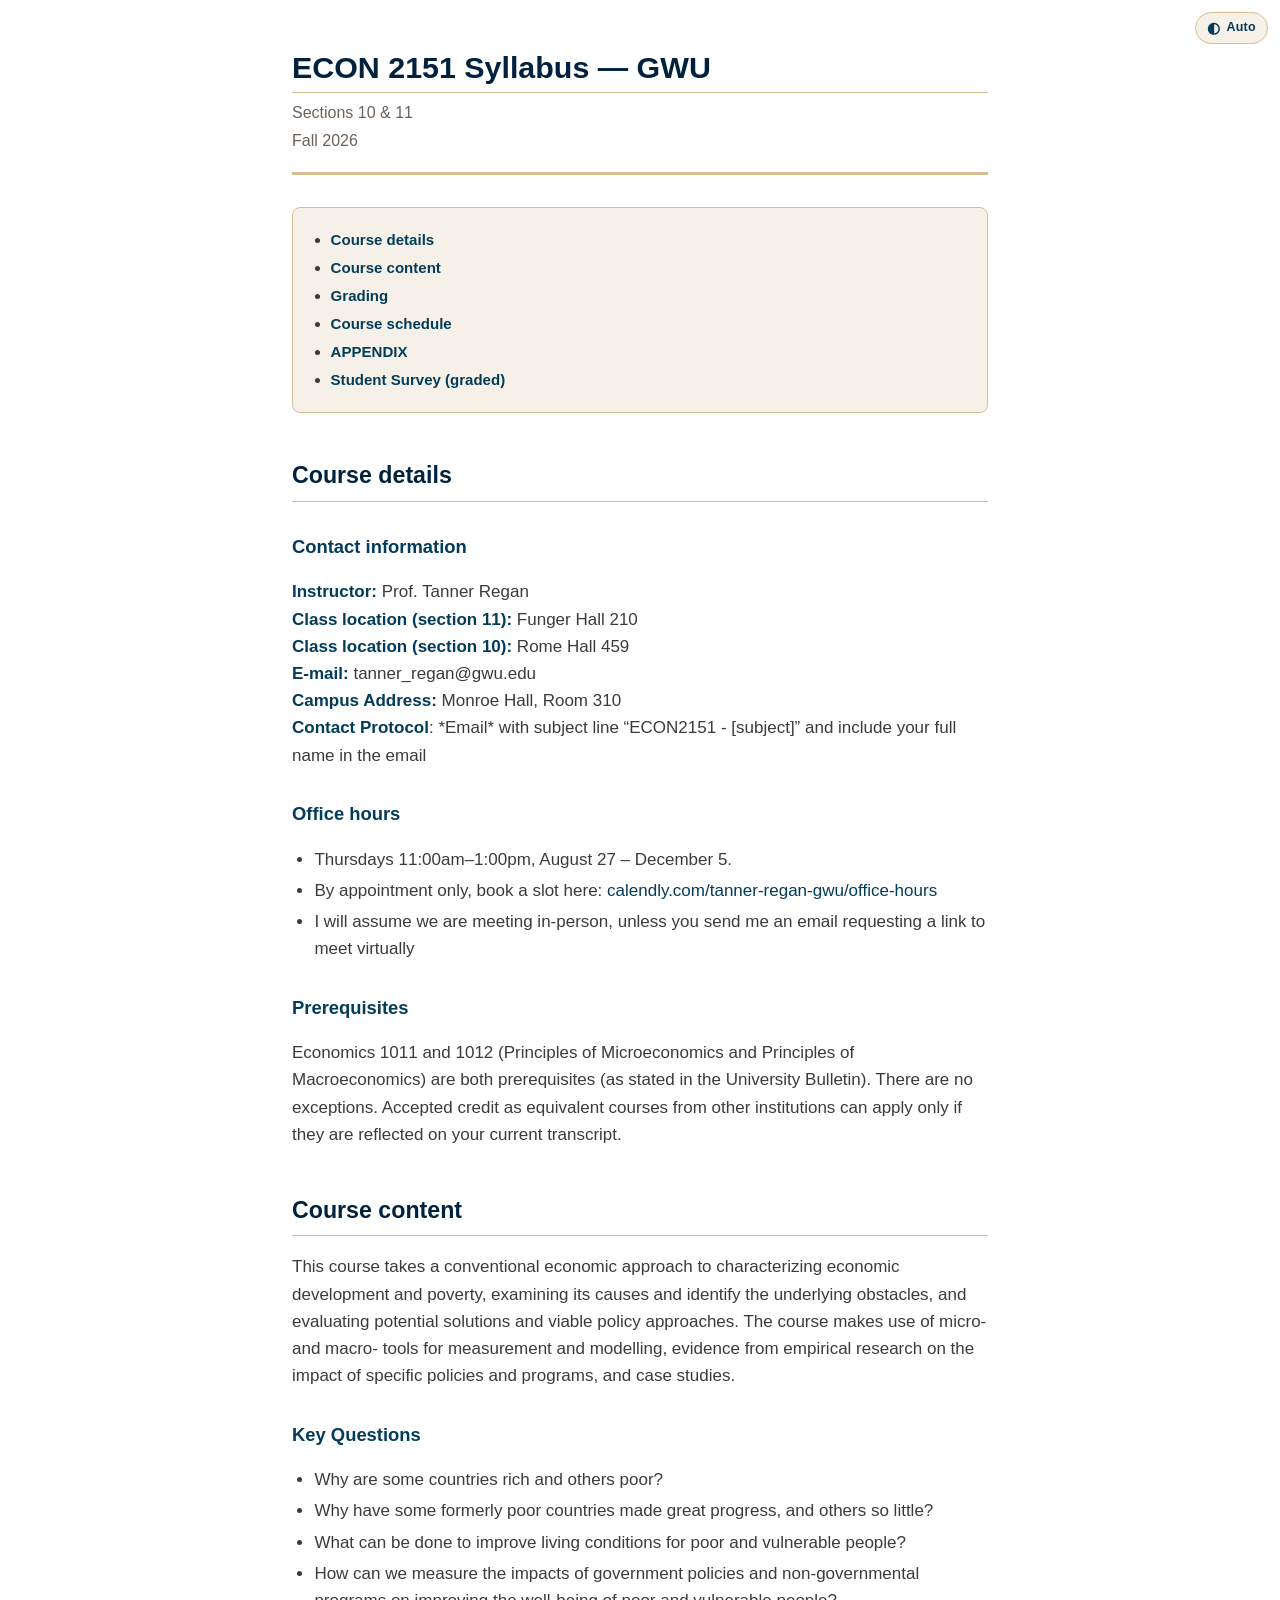
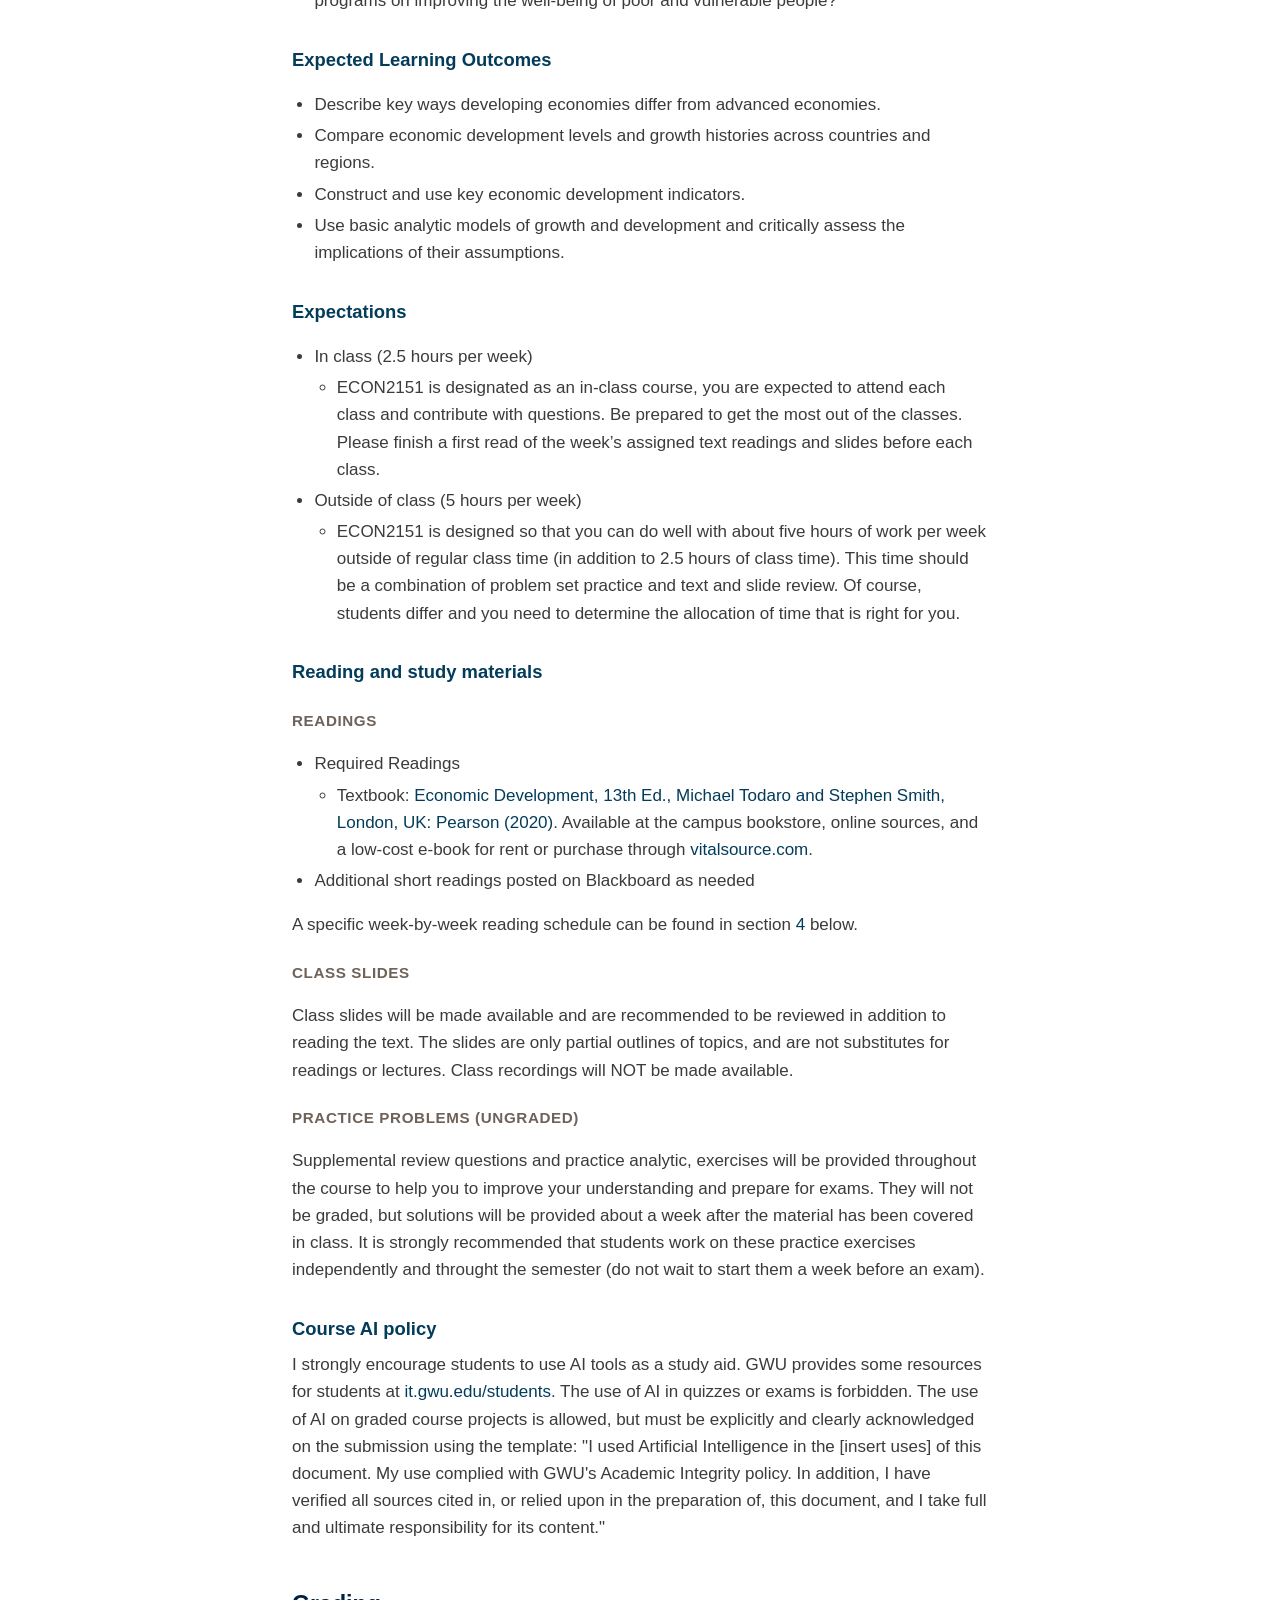
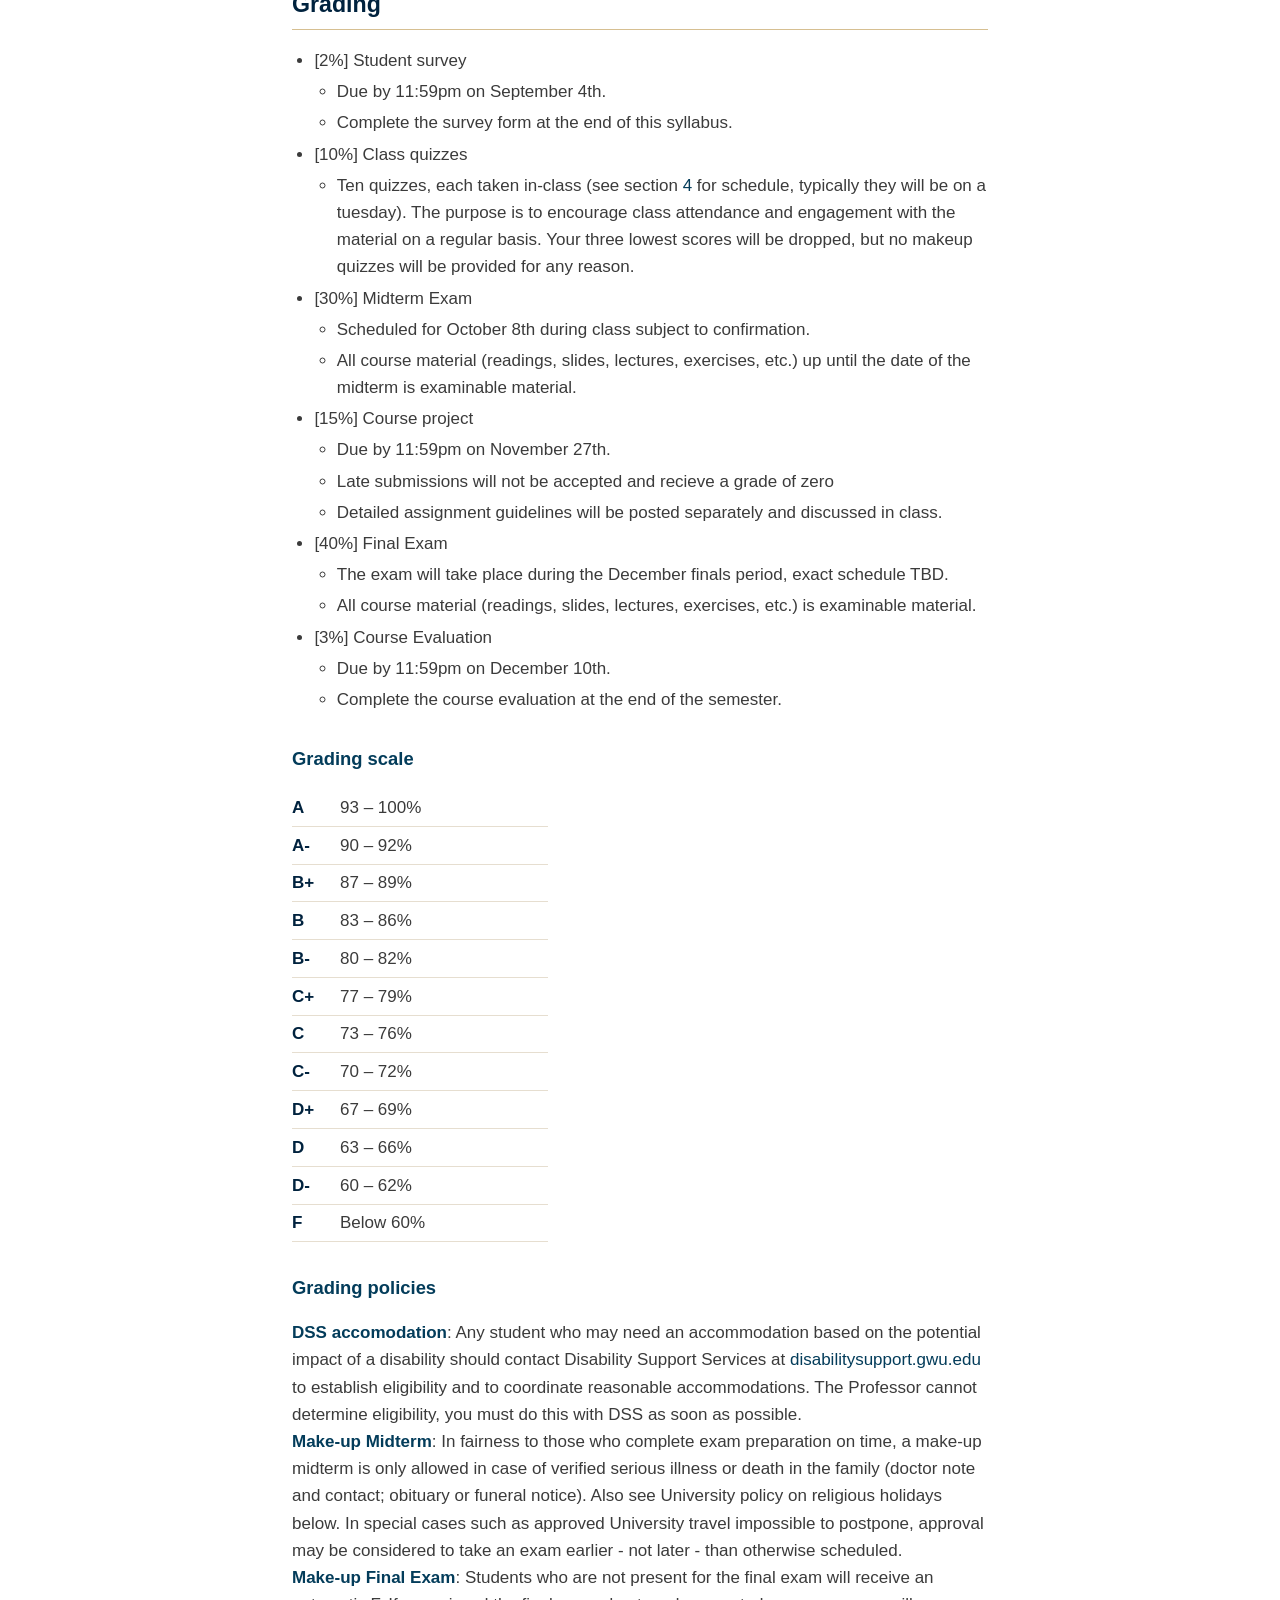
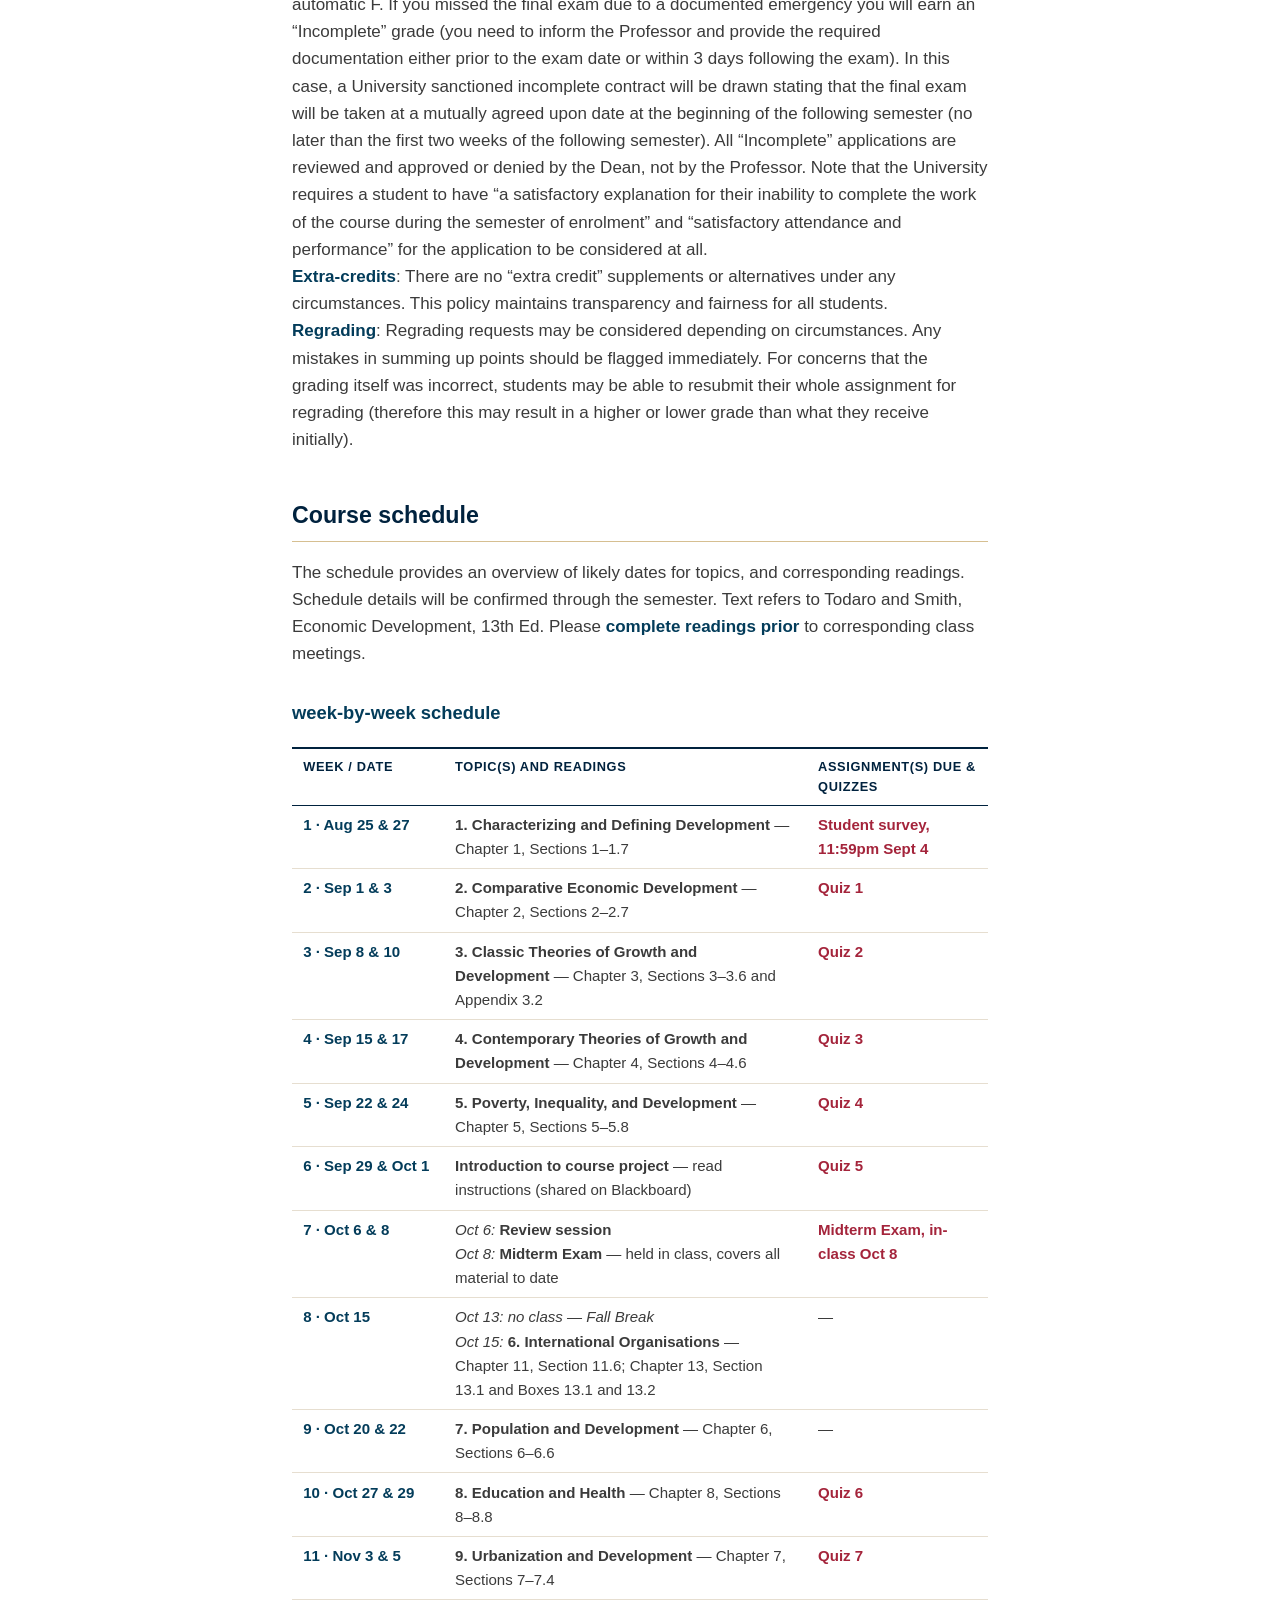
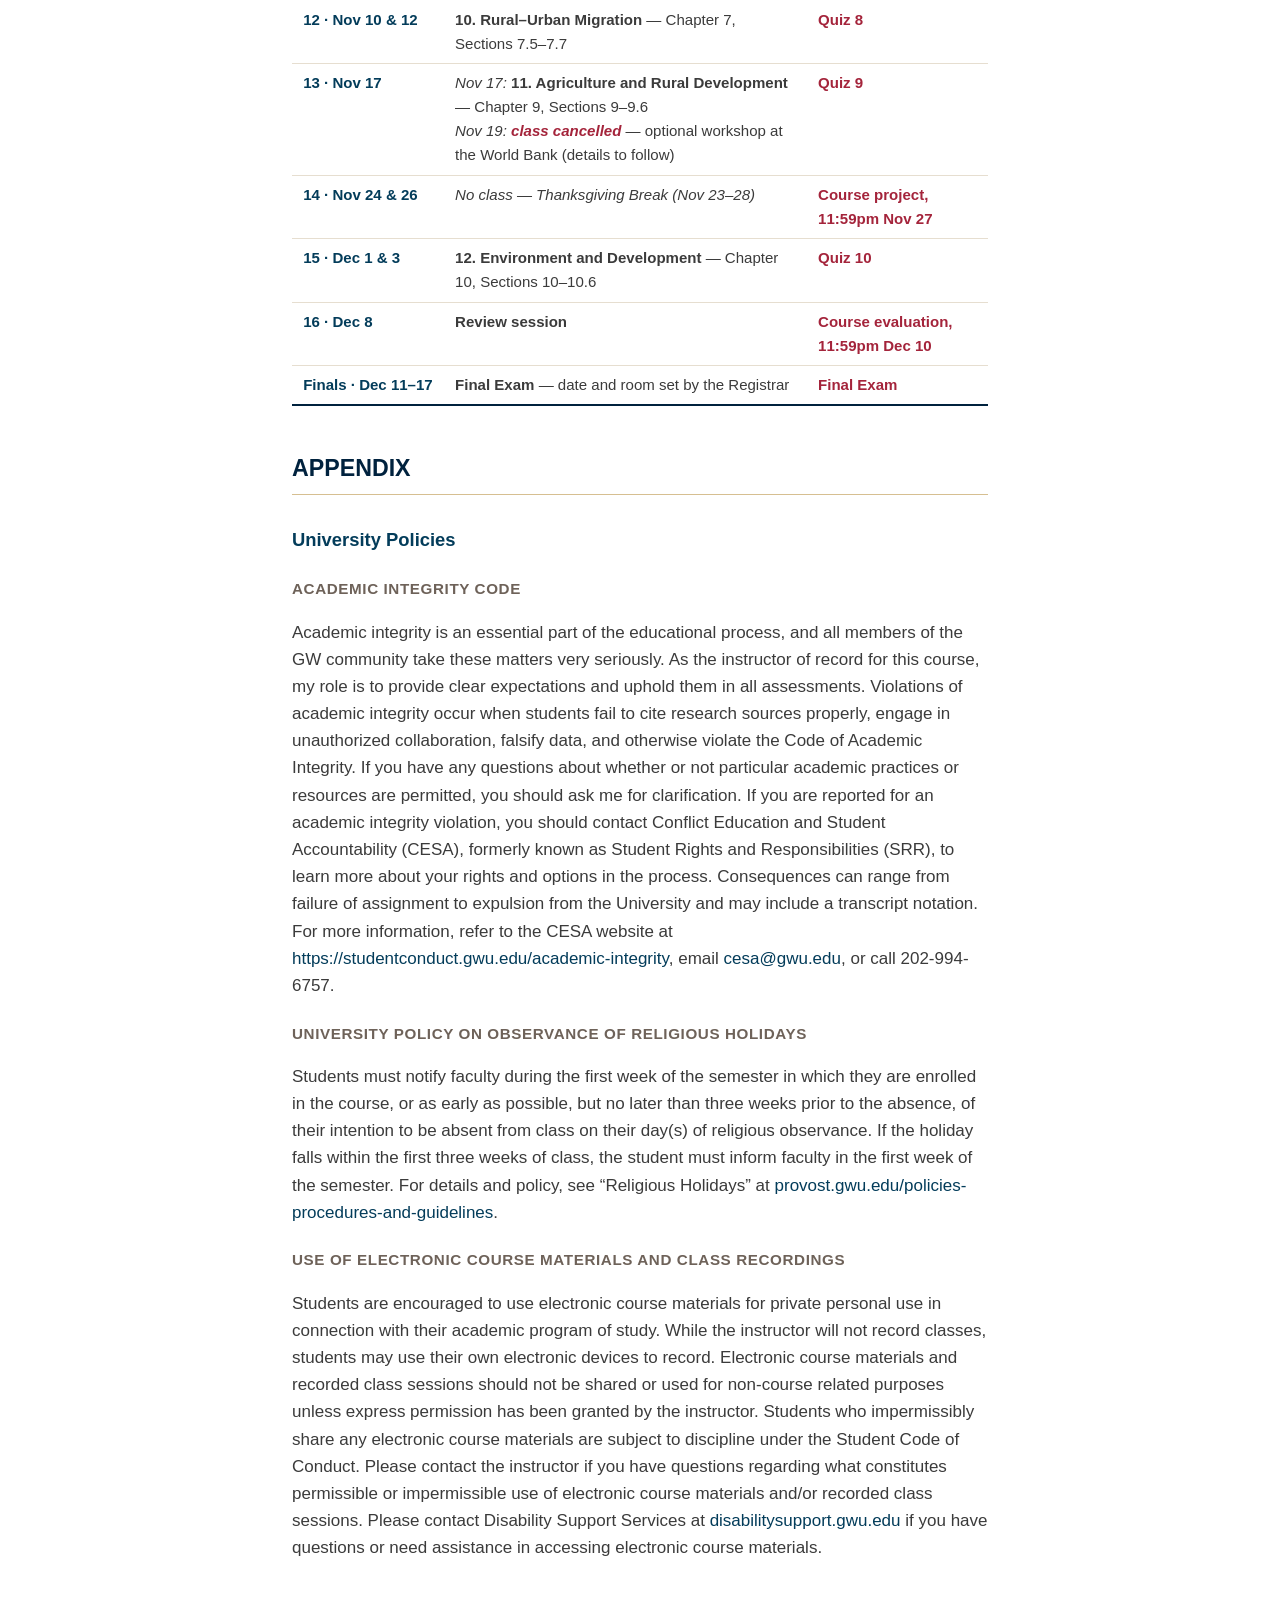
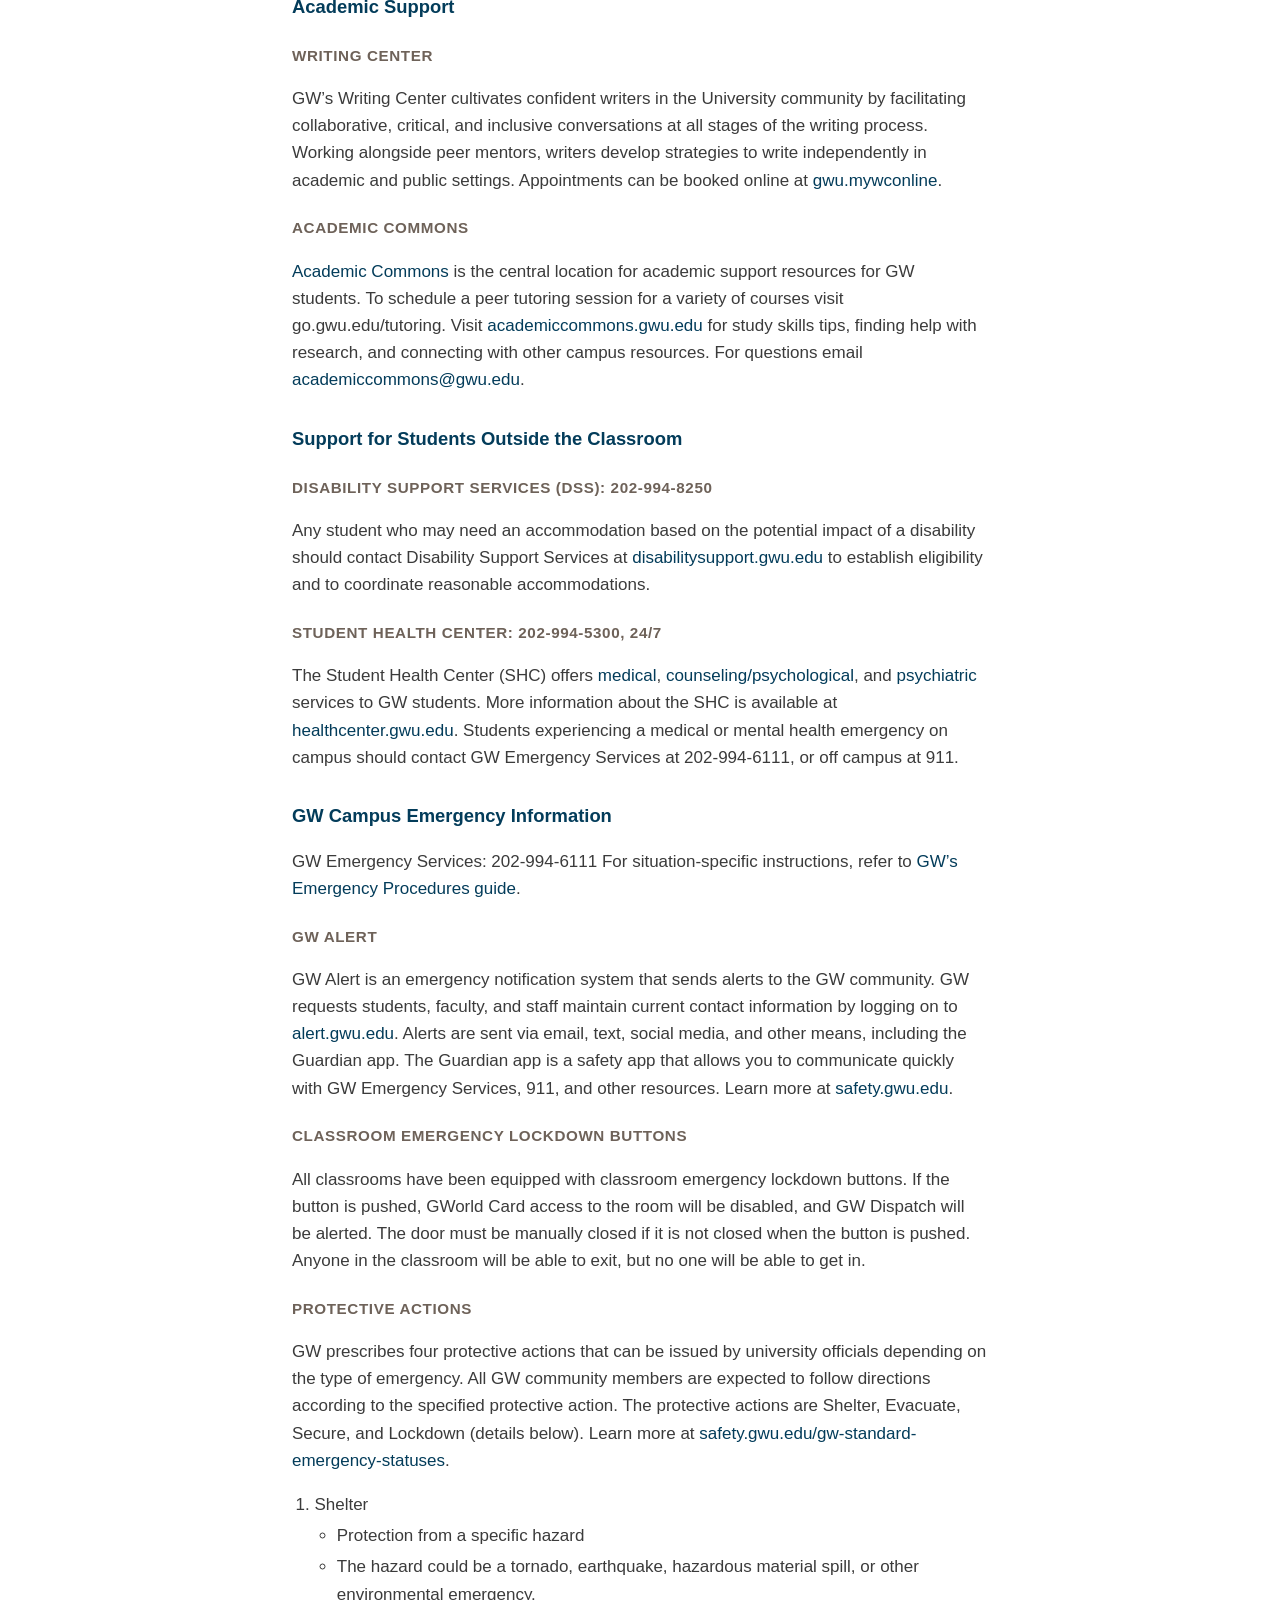
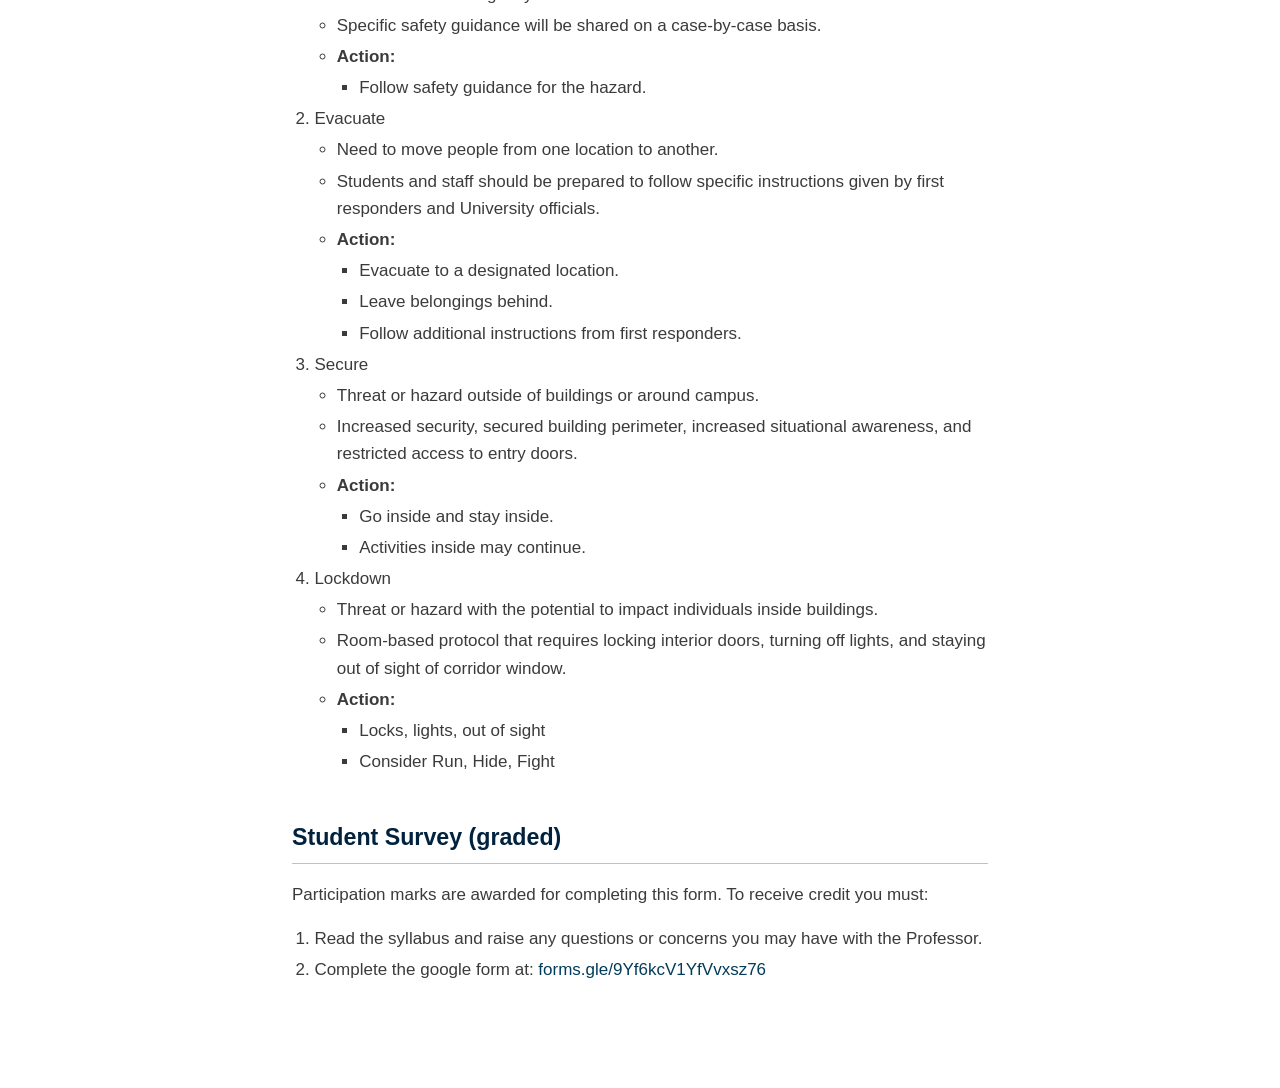
<file: teaching/ECON2151_syllabus2026.html>
<!DOCTYPE html>
<html xmlns="http://www.w3.org/1999/xhtml">
<head>
  <meta charset="utf-8" />
  <meta name="generator" content="pandoc" />
  <meta name="viewport" content="width=device-width, initial-scale=1.0, user-scalable=yes" />
  <meta name="author" content="George Washington University" />
  <title>ECON 2151 Syllabus — Fall 2026</title>
  <style>
    /* ECON 2151 syllabus. Palette and typography follow the GW brand colors
    ** used on tannerregan.com (assets/css/style.css). */
    :root{
      /* Declared so the browser does not apply its own "auto dark mode"
      ** transformation, which repaints backgrounds but not author text
      ** colors -- that is what made the schedule table unreadable. */
      color-scheme:light;
      --gw-navy:#00223e;
      --gw-blue:#033c5a;
      --gw-buff:#d6bf91;
      --gw-buff-light:#f6f1e8;
      --ink:#3b3b3b;
      --muted:#6e6259;
      --bg:#ffffff;
      --rule:#e6ded0;
      --heading:var(--gw-navy);
      --link:var(--gw-blue);
      --link-hover:var(--gw-navy);
      --alert:#a4243b;
      --band:var(--gw-buff-light);
      --font:-apple-system,BlinkMacSystemFont,"Segoe UI","Helvetica Neue",Helvetica,Arial,sans-serif;
    }
    /* Dark palette: the same GW colors re-balanced for a dark ground — buff
    ** becomes the accent rule, navy/blue lighten into readable heading and
    ** link tones. Applied when the reader's OS asks for dark and they have not
    ** overridden it, or when they explicitly pick dark with the toggle. */
    @media (prefers-color-scheme:dark){
      :root:not([data-theme="light"]){
        color-scheme:dark;
        --gw-navy:#9dc3e0; --gw-blue:#b7d6ec; --gw-buff:#c2a97c;
        --ink:#e6e1d9; --muted:#a89c8d; --bg:#16181a;
        --rule:#3a352c; --band:#20242a; --alert:#ef8b95;
      }
    }
    :root[data-theme="dark"]{
      color-scheme:dark;
      --gw-navy:#9dc3e0; --gw-blue:#b7d6ec; --gw-buff:#c2a97c;
      --ink:#e6e1d9; --muted:#a89c8d; --bg:#16181a;
      --rule:#3a352c; --band:#20242a; --alert:#ef8b95;
    }
    *{ box-sizing:border-box; }
    html{ -webkit-text-size-adjust:100%; }
    body{
      font-family:var(--font); color:var(--ink); background:var(--bg);
      line-height:1.6; font-size:17px;
      margin-inline:auto; max-width:46rem;
      padding:2.5rem 1.25rem 5rem;
    }

    /* title block */
    header#title-block-header{
      border-bottom:3px solid var(--gw-buff);
      padding-bottom:1rem; margin-bottom:2rem;
    }
    h1.title{ font-size:1.9rem; font-weight:700; line-height:1.25;
              margin:0 0 .4rem; color:var(--gw-navy); }
    p.author,p.date{ margin:.15rem 0; color:var(--muted); font-size:1rem; }

    /* headings */
    h1{ font-size:1.45rem; font-weight:700; color:var(--gw-navy);
        margin:2.75rem 0 .75rem; padding-bottom:.4rem;
        border-bottom:1px solid var(--gw-buff); }
    h2{ font-size:1.15rem; font-weight:700; color:var(--gw-blue);
        margin:1.9rem 0 .5rem; }
    h3{ font-size:.95rem; font-weight:700; color:var(--muted);
        margin:1.4rem 0 .4rem; text-transform:uppercase; letter-spacing:.04em; }

    /* text */
    p{ margin:1em 0; }
    a{ color:var(--link); text-decoration:none; overflow-wrap:anywhere; }
    a:hover{ color:var(--link-hover); text-decoration:underline;
             text-decoration-color:var(--gw-buff); text-decoration-thickness:1px;
             text-underline-offset:2px; }
    ul,ol{ padding-left:1.4rem; }
    li{ margin:.2rem 0; }
    li>p{ margin:.25rem 0; }
    li>ol,li>ul{ margin-top:0; }
    u{ text-decoration:none; font-weight:700; color:var(--gw-blue); }
    .alert{ color:var(--alert); font-weight:700; }

    /* table of contents */
    nav#TOC{
      background:var(--band); border:1px solid var(--gw-buff); border-radius:8px;
      padding:1rem 1.25rem; margin-bottom:2.5rem; font-size:.94rem;
    }
    nav#TOC>ul{ margin:0; padding-left:1.1rem; }
    nav#TOC li{ margin:.25rem 0; }
    nav#TOC a{ font-weight:600; }

    /* schedule table */
    .table-wrap{ overflow-x:auto; margin:1.25rem 0; }
    table{ border-collapse:collapse; width:100%; font-size:.94rem;
           font-variant-numeric:lining-nums tabular-nums;
           color:var(--ink); background:var(--bg); }
    th,td{ text-align:left; padding:.45rem .7rem; vertical-align:top;
           color:var(--ink); }
    thead th{ color:var(--gw-navy); font-size:.8rem;
              text-transform:uppercase; letter-spacing:.05em;
              border-top:2px solid var(--gw-navy); border-bottom:1px solid var(--gw-navy); }
    tbody tr:last-child td{ border-bottom:2px solid var(--gw-navy); }
    tr.week-start td{ border-top:1px solid var(--rule); }
    td:first-child{ white-space:nowrap; color:var(--muted); }
    tr.week-start td:first-child{ color:var(--gw-blue); font-weight:700; }

    /* grading scale */
    .grade-scale{ display:grid; grid-template-columns:3rem auto;
                  max-width:16rem; margin:1rem 0 1.5rem;
                  font-variant-numeric:lining-nums tabular-nums; }
    .grade-scale span{ padding:.3rem 0; border-bottom:1px solid var(--rule); }
    .grade-scale b{ padding:.3rem 0; border-bottom:1px solid var(--rule);
                    color:var(--gw-navy); }

    /* signature block */
    .sigline{ display:flex; align-items:baseline; gap:.75rem;
              margin:2.5rem 0; font-size:1.15rem; }
    .sigline .rule{ flex:1; border-bottom:1px solid var(--ink); height:1.1em; }

    /* theme toggle */
    .theme-toggle[hidden]{ display:none; }  /* author display:inline-flex would otherwise beat the UA hidden rule */
    .theme-toggle{
      position:fixed; top:.75rem; right:.75rem; z-index:10;
      display:inline-flex; align-items:center; gap:.4rem;
      font:inherit; font-size:.78rem; font-weight:700; letter-spacing:.02em;
      color:var(--gw-blue); background:var(--band);
      border:1px solid var(--gw-buff); border-radius:999px;
      padding:.3rem .7rem; cursor:pointer;
    }
    .theme-toggle:hover{ color:var(--gw-navy); border-color:var(--gw-navy); }
    .theme-toggle:focus-visible{ outline:2px solid var(--gw-navy); outline-offset:2px; }
    .theme-toggle .icon{ font-size:.95rem; line-height:1; }

    @media (max-width:600px){
      body{ font-size:16px; padding:3rem .9rem 3rem; }
      h1.title{ font-size:1.55rem; }
    }
    @media print{
      body{ font-size:11pt; max-width:none; padding:0; color:#000; background:#fff; }
      nav#TOC{ break-after:page; background:transparent; }
      a{ color:#000; }
      table,th,td{ color:#000; background:#fff; }
      h1,h2,h3{ break-after:avoid; }
      p,li{ orphans:3; widows:3; }
      .theme-toggle{ display:none; }
    }
  </style>
  <script>
    // Apply the saved theme before first paint so the page does not flash the
    // wrong palette. "auto" stores nothing and follows the OS setting.
    try {
      var saved = localStorage.getItem("econ2151-theme");
      if (saved === "light" || saved === "dark") {
        document.documentElement.setAttribute("data-theme", saved);
      }
    } catch (e) { /* private browsing: fall back to the OS setting */ }
  </script>
</head>
<body>
<button type="button" class="theme-toggle" id="theme-toggle" hidden>
  <span class="icon" aria-hidden="true"></span><span class="label"></span>
</button>
<header id="title-block-header">
<h1 class="title">ECON 2151 Syllabus — GWU</h1>
<p class="author">Sections 10 &amp; 11</p>
<p class="date">Fall 2026</p>
</header>
<nav id="TOC" role="doc-toc">
<ul></ul>
</nav>
<h1 id="course-details">Course details</h1>
<h2 id="contact-information">Contact information</h2>
<p><u>Instructor:</u> Prof. Tanner Regan<br />
<u>Class location (section 11):</u> Funger Hall 210 <br />
<u>Class location (section 10):</u> Rome Hall 459 <br />
<u>E-mail:</u> tanner_regan@gwu.edu<br />
<u>Campus Address:</u> Monroe Hall, Room 310<br />
<u>Contact Protocol</u>: *Email* with subject line “ECON2151 -
[subject]” and include your full name in the email</p>
<h2 id="office-hours">Office hours</h2>
<ul>
<li><p>Thursdays 11:00am–1:00pm, August 27 – December 5.</p></li>
<li><p>By appointment only, book a slot here: <a
href="https://calendly.com/tanner-regan-gwu/office-hours">calendly.com/tanner-regan-gwu/office-hours</a></p></li>
<li><p>I will assume we are meeting in-person, unless you send me an email requesting a link to meet virtually</p></li>

</ul>
<h2 id="prerequisites">Prerequisites</h2>
<p>Economics 1011 and 1012 (Principles of Microeconomics and Principles
of Macroeconomics) are both prerequisites (as stated in the University
Bulletin). There are no exceptions. Accepted credit as equivalent
courses from other institutions can apply only if they are reflected on
your current transcript.</p>
<h1 id="course-content">Course content</h1>
<p>This course takes a conventional economic approach to characterizing
economic development and poverty, examining its causes and identify the
underlying obstacles, and evaluating potential solutions and viable
policy approaches. The course makes use of micro- and macro- tools for
measurement and modelling, evidence from empirical research on the
impact of specific policies and programs, and case studies.</p>
<h2 id="key-questions">Key Questions</h2>
<ul>
<li><p>Why are some countries rich and others poor?</p></li>
<li><p>Why have some formerly poor countries made great progress, and
others so little?</p></li>
<li><p>What can be done to improve living conditions for poor and
vulnerable people?</p></li>
<li><p>How can we measure the impacts of government policies and
non-governmental programs on improving the well-being of poor and
vulnerable people?</p></li>
</ul>
<h2 id="expected-learning-outcomes">Expected Learning Outcomes</h2>
<ul>
<li><p>Describe key ways developing economies differ from advanced
economies.</p></li>
<li><p>Compare economic development levels and growth histories across
countries and regions.</p></li>
<li><p>Construct and use key economic development
indicators.</p></li>
<li><p>Use basic analytic models of growth and
development and critically assess the implications of their assumptions.</p></li>
</ul>
<h2 id="expectations">Expectations</h2>
<ul>
<li><p>In class (2.5 hours per week)</p>
<ul>
<li><p>ECON2151 is designated as an in-class course, you are expected to attend each class and contribute with questions. Be prepared to get the most out of the classes. Please finish a first read of the week’s assigned text readings and slides before each class.</p></li>
</ul></li>
<li><p>Outside of class (5 hours per week)</p>
<ul>
<li><p>ECON2151 is designed so that you can do well with about five
hours of work per week outside of regular class time (in addition to 2.5 hours of class time). This time should be a combination of problem set practice and text and slide review. Of course, students differ and you need to determine the allocation of time that is right for you.</p></li>
</ul></li>
</ul>
<h2 id="reading-and-study-materials">Reading and study materials</h2>
<h3 id="readings">Readings</h3>
<ul>
<li><p>Required Readings</p>
<ul>
<li><p>Textbook: <a
href="https://www.vitalsource.com/products/economic-development-michael-todaro-stephen-c-v9781292291208">Economic
Development, 13th Ed., Michael Todaro and Stephen Smith, London, UK:
Pearson (2020)</a>. Available at the campus bookstore, online sources,
and a low-cost e-book for rent or purchase through <a
href="https://tinyurl.com/3asezakh">vitalsource.com</a>.</p></li>
</ul></li>
<li><p>Additional short readings posted on Blackboard as needed</p></li>
</ul>
<p>A specific week-by-week reading schedule can be found in section <a
href="#schedule" data-reference-type="ref"
data-reference="schedule">4</a> below.</p>
<h3 id="class-slides">Class slides</h3>
<p>Class slides will be made available and are recommended to be
reviewed in addition to reading the text. The slides are only partial
outlines of topics, and are not substitutes for readings or lectures.
Class recordings will NOT be made available.</p>
<h3 id="practice-problems-ungraded">Practice Problems (ungraded)</h3>
<p>Supplemental review questions and practice analytic, exercises will be provided throughout the course to help you to improve your understanding and prepare for exams. They will not be graded, but solutions will be provided about a week after the material has been covered in class. It is strongly recommended that students work on these practice exercises independently and throught the semester (do not wait to start them a week before an exam).</p>

<h2 id="AI-policies">Course AI policy</h2>
I strongly encourage students to use AI tools as a study aid. GWU provides some resources for students at <a href="https://it.gwu.edu/students"
class="uri">it.gwu.edu/students</a>. The use of AI in quizzes or exams is forbidden. The use of AI on graded course projects is allowed, but must be explicitly and clearly acknowledged on the submission using the template: "I used Artificial Intelligence in the [insert uses] of this document. My use complied with GWU's Academic Integrity policy. In addition, I have verified all sources cited in, or relied upon in the preparation of, this document, and I take full and ultimate responsibility for its content."

<h1 id="grading">Grading</h1>
<ul>
<li><p>[2%] Student survey</p>
<ul>
<li><p>Due by 11:59pm on September 4th.</p></li>
<li><p>Complete the survey form at the end of this syllabus.</p></li>
</ul></li>
<li><p> [10%] Class quizzes</p>
<ul>
<li><p>Ten quizzes, each taken in-class (see section <a href="#schedule"
data-reference-type="ref" data-reference="schedule">4</a> for schedule, typically they will be on a tuesday). The purpose is to encourage class attendance and engagement with the material on a regular basis. Your three lowest scores will be dropped, but no makeup quizzes will be provided for any reason.</p></li>
</ul></li>
<li><p>[30%] Midterm Exam</p>
<ul>
<li><p>Scheduled for October 8th during class subject to
confirmation.</p></li>
<li><p>All course material (readings, slides, lectures, exercises, etc.) up until the date of the midterm is examinable material.</p></li>
</ul></li>
<li><p>[15%] Course project</p>
<ul>
<li><p>Due by 11:59pm on November 27th.</p></li>
<li><p>Late submissions will not be accepted and recieve a grade of zero</p></li>
<li><p>Detailed assignment guidelines will be posted separately and discussed in class.</p></li>
</ul></li>
<li><p>[40%] Final Exam </p>
<ul>
<li><p>The exam will take place during the December finals period, exact schedule TBD.</p></li>
<li><p>All course material (readings, slides, lectures, exercises, etc.)
is examinable material.</p></li>
</ul></li>
<li><p>[3%] Course Evaluation</p>
<ul>
<li><p>Due by 11:59pm on December 10th.</p></li>
<li><p>Complete the course evaluation at the end of the
semester.</p></li>
</ul></li>
</ul>

<h2 id="grading-scale">Grading scale</h2>
<div class="grade-scale">
<b>A</b><span>93 – 100%</span>
<b>A-</b><span>90 – 92%</span>
<b>B+</b><span>87 – 89%</span>
<b>B</b><span>83 – 86%</span>
<b>B-</b><span>80 – 82%</span>
<b>C+</b><span>77 – 79%</span>
<b>C</b><span>73 – 76%</span>
<b>C-</b><span>70 – 72%</span>
<b>D+</b><span>67 – 69%</span>
<b>D</b><span>63 – 66%</span>
<b>D-</b><span>60 – 62%</span>
<b>F</b><span>Below 60%</span>
</div>

<h2 id="grading-policies">Grading policies</h2>
<p><u>DSS accomodation</u>: Any student who may need an accommodation
based on the potential impact of a disability should contact Disability
Support Services at <a href="https://disabilitysupport.gwu.edu"
class="uri">disabilitysupport.gwu.edu</a> to establish eligibility and
to coordinate reasonable accommodations. The Professor cannot
determine eligibility, you must do this with DSS as soon as
possible.<br />
<u>Make-up Midterm</u>: In fairness to those who complete exam
preparation on time, a make-up midterm is only allowed in case of
verified serious illness or death in the family (doctor note and
contact; obituary or funeral notice). Also see University policy on
religious holidays below. In special cases such as approved University
travel impossible to postpone, approval may be considered to take an
exam earlier - not later - than otherwise scheduled.<br />
<u>Make-up Final Exam</u>: Students who are not present for the final exam will receive an automatic F. If you missed the final exam due to a documented emergency you will earn an “Incomplete” grade (you need to inform the Professor and provide the required documentation either prior to the exam date or within 3 days following the exam). In this
case, a University sanctioned incomplete contract will be drawn stating that the final exam will be taken at a mutually agreed upon date at the beginning of the following semester (no later than the first two weeks of the following semester). All “Incomplete” applications are reviewed and approved or denied by the Dean, not by the Professor. Note that the University requires a student to have “a satisfactory explanation for their inability to complete the work of the course during the semester of enrolment” and “satisfactory attendance and performance” for the application to be considered at all.<br />
<u>Extra-credits</u>: There are no “extra credit” supplements or
alternatives under any circumstances. This policy maintains transparency and fairness for all students.<br />
<u>Regrading</u>: Regrading requests may be considered depending on
circumstances. Any mistakes in summing up points should be flagged
immediately. For concerns that the grading itself was incorrect,
students may be able to resubmit their whole assignment for regrading (therefore this may result in a higher or lower grade than what they receive initially).</p>
<h1 id="schedule">Course schedule</h1>
<p>The schedule provides an overview of likely dates for topics, and
corresponding readings. Schedule details will be confirmed through the semester. Text refers to Todaro and Smith, Economic Development, 13th Ed. Please <u>complete readings prior</u> to corresponding class
meetings.</p>
<h2 id="week-by-week-schedule">week-by-week schedule</h2>
<div class="table-wrap"><table>
<thead>
<tr>
<th style="text-align: left;">Week / Date</th>
<th style="text-align: left;">Topic(s) and readings</th>
<th style="text-align: left;">Assignment(s) due &amp; Quizzes</th>
</tr>
</thead>
<tbody>
<tr class="week-start">
<td style="text-align: left;">1 &middot; Aug 25 &amp; 27</td>
<td style="text-align: left;"><strong>1. Characterizing and Defining Development</strong> &mdash; Chapter 1, Sections 1&ndash;1.7</td>
<td style="text-align: left;"><span class="alert">Student survey, 11:59pm Sept 4</span></td>
</tr>
<tr class="week-start">
<td style="text-align: left;">2 &middot; Sep 1 &amp; 3</td>
<td style="text-align: left;"><strong>2. Comparative Economic Development</strong> &mdash; Chapter 2, Sections 2&ndash;2.7</td>
<td style="text-align: left;"><span class="alert">Quiz 1</span></td>
</tr>
<tr class="week-start">
<td style="text-align: left;">3 &middot; Sep 8 &amp; 10</td>
<td style="text-align: left;"><strong>3. Classic Theories of Growth and Development</strong> &mdash; Chapter 3, Sections 3&ndash;3.6 and Appendix 3.2</td>
<td style="text-align: left;"><span class="alert">Quiz 2</span></td>
</tr>
<tr class="week-start">
<td style="text-align: left;">4 &middot; Sep 15 &amp; 17</td>
<td style="text-align: left;"><strong>4. Contemporary Theories of Growth and Development</strong> &mdash; Chapter 4, Sections 4&ndash;4.6</td>
<td style="text-align: left;"><span class="alert">Quiz 3</span></td>
</tr>
<tr class="week-start">
<td style="text-align: left;">5 &middot; Sep 22 &amp; 24</td>
<td style="text-align: left;"><strong>5. Poverty, Inequality, and Development</strong> &mdash; Chapter 5, Sections 5&ndash;5.8</td>
<td style="text-align: left;"><span class="alert">Quiz 4</span></td>
</tr>
<tr class="week-start">
<td style="text-align: left;">6 &middot; Sep 29 &amp; Oct 1</td>
<td style="text-align: left;"><strong>Introduction to course project</strong> &mdash; read instructions (shared on Blackboard)</td>
<td style="text-align: left;"><span class="alert">Quiz 5</span></td>
</tr>
<tr class="week-start">
<td style="text-align: left;">7 &middot; Oct 6 &amp; 8</td>
<td style="text-align: left;"><em>Oct 6:</em> <strong>Review session</strong><br><em>Oct 8:</em> <strong>Midterm Exam</strong> &mdash; held in class, covers all material to date</td>
<td style="text-align: left;"><span class="alert">Midterm Exam, in-class Oct 8</span></td>
</tr>
<tr class="week-start">
<td style="text-align: left;">8 &middot; Oct 15</td>
<td style="text-align: left;"><em>Oct 13: no class &mdash; Fall Break</em><br><em>Oct 15:</em> <strong>6. International Organisations</strong> &mdash; Chapter 11, Section 11.6; Chapter 13, Section 13.1 and Boxes 13.1 and 13.2</td>
<td style="text-align: left;">&mdash;</td>
</tr>
<tr class="week-start">
<td style="text-align: left;">9 &middot; Oct 20 &amp; 22</td>
<td style="text-align: left;"><strong>7. Population and Development</strong> &mdash; Chapter 6, Sections 6&ndash;6.6</td>
<td style="text-align: left;">&mdash;</td>
</tr>
<tr class="week-start">
<td style="text-align: left;">10 &middot; Oct 27 &amp; 29</td>
<td style="text-align: left;"><strong>8. Education and Health</strong> &mdash; Chapter 8, Sections 8&ndash;8.8</td>
<td style="text-align: left;"><span class="alert">Quiz 6</span></td>
</tr>
<tr class="week-start">
<td style="text-align: left;">11 &middot; Nov 3 &amp; 5</td>
<td style="text-align: left;"><strong>9. Urbanization and Development</strong> &mdash; Chapter 7, Sections 7&ndash;7.4</td>
<td style="text-align: left;"><span class="alert">Quiz 7</span></td>
</tr>
<tr class="week-start">
<td style="text-align: left;">12 &middot; Nov 10 &amp; 12</td>
<td style="text-align: left;"><strong>10. Rural&ndash;Urban Migration</strong> &mdash; Chapter 7, Sections 7.5&ndash;7.7</td>
<td style="text-align: left;"><span class="alert">Quiz 8</span></td>
</tr>
<tr class="week-start">
<td style="text-align: left;">13 &middot; Nov 17</td>
<td style="text-align: left;"><em>Nov 17:</em> <strong>11. Agriculture and Rural Development</strong> &mdash; Chapter 9, Sections 9&ndash;9.6<br><em>Nov 19: <span class="alert">class cancelled</span></em> &mdash; optional workshop at the World Bank (details to follow)</td>
<td style="text-align: left;"><span class="alert">Quiz 9</span></td>
</tr>
<tr class="week-start">
<td style="text-align: left;">14 &middot; Nov 24 &amp; 26</td>
<td style="text-align: left;"><em>No class &mdash; Thanksgiving Break (Nov 23&ndash;28)</em></td>
<td style="text-align: left;"><span class="alert">Course project, 11:59pm Nov 27</span></td>
</tr>
<tr class="week-start">
<td style="text-align: left;">15 &middot; Dec 1 &amp; 3</td>
<td style="text-align: left;"><strong>12. Environment and Development</strong> &mdash; Chapter 10, Sections 10&ndash;10.6</td>
<td style="text-align: left;"><span class="alert">Quiz 10</span></td>
</tr>
<tr class="week-start">
<td style="text-align: left;">16 &middot; Dec 8</td>
<td style="text-align: left;"> <strong>Review session</strong></td>
<td style="text-align: left;"><span class="alert">Course evaluation, 11:59pm Dec 10</span></td>
</tr>
<tr class="week-start">
<td style="text-align: left;">Finals &middot; Dec 11&ndash;17</td>
<td style="text-align: left;"><strong>Final Exam</strong> &mdash; date and room set by the Registrar</td>
<td style="text-align: left;"><span class="alert">Final Exam</span></td>
</tr>
</tbody>
</table></div>

<h1 id="university-policies-and-resources-for-students">APPENDIX</h1>
<h2 class="unnumbered" id="university-policies">University Policies</h2>
<h3 class="unnumbered" id="academic-integrity-code">Academic Integrity
Code</h3>
<p>Academic integrity is an essential part of the educational process,
and all members of the GW community take these matters very seriously.
As the instructor of record for this course, my role is to provide clear
expectations and uphold them in all assessments. Violations of academic
integrity occur when students fail to cite research sources properly,
engage in unauthorized collaboration, falsify data, and otherwise
violate the Code of Academic Integrity. If you have any questions about
whether or not particular academic practices or resources are permitted,
you should ask me for clarification. If you are reported for an academic
integrity violation, you should contact Conflict Education and Student
Accountability (CESA), formerly known as Student Rights and
Responsibilities (SRR), to learn more about your rights and options in
the process. Consequences can range from failure of assignment to
expulsion from the University and may include a transcript notation. For
more information, refer to the CESA website at <a
href="https://studentconduct.gwu.edu/academic-integrity"
class="uri">https://studentconduct.gwu.edu/academic-integrity</a>, email
<a href="mailto:cesa@gwu.edu">cesa@gwu.edu</a>, or call
202-994-6757.</p>
<h3 class="unnumbered"
id="university-policy-on-observance-of-religious-holidays">University
Policy on Observance of Religious Holidays</h3>
<p>Students must notify faculty during the first week of the semester in
which they are enrolled in the course, or as early as possible, but no
later than three weeks prior to the absence, of their intention to be
absent from class on their day(s) of religious observance. If the
holiday falls within the first three weeks of class, the student must
inform faculty in the first week of the semester. For details and
policy, see “Religious Holidays” at <a
href="https://provost.gwu.edu/policies-procedures-and-guidelines"
class="uri">provost.gwu.edu/policies-procedures-and-guidelines</a>.</p>
<h3 class="unnumbered"
id="use-of-electronic-course-materials-and-class-recordings">Use of
Electronic Course Materials and Class Recordings</h3>
<p>Students are encouraged to use electronic course materials for private personal use in connection with their academic program of study. While the instructor will not record classes, students may use their own electronic devices to record. Electronic  course materials and recorded class sessions should not be shared or used for non-course
related purposes unless express permission has been granted by the
instructor. Students who impermissibly share any electronic course
materials are subject to discipline under the Student Code of Conduct.
Please contact the instructor if you have questions regarding what
constitutes permissible or impermissible use of electronic course
materials and/or recorded class sessions. Please contact Disability
Support Services at <a href="https://disabilitysupport.gwu.edu"
class="uri">disabilitysupport.gwu.edu</a> if you have questions or need
assistance in accessing electronic course materials.</p>
<h2 class="unnumbered" id="academic-support">Academic Support</h2>
<h3 class="unnumbered" id="writing-center">Writing Center</h3>
<p>GW’s Writing Center cultivates confident writers in the University
community by facilitating collaborative, critical, and inclusive
conversations at all stages of the writing process. Working alongside
peer mentors, writers develop strategies to write independently in
academic and public settings. Appointments can be booked online at <a
href="https://gwu.mywconline" class="uri">gwu.mywconline</a>.</p>
<h3 class="unnumbered" id="academic-commons">Academic Commons</h3>
<p><a href="https://academiccommons.gwu.edu">Academic Commons</a> is the central
location for academic support resources for GW students. To schedule a
peer tutoring session for a variety of courses visit
go.gwu.edu/tutoring. Visit <a href="https://academiccommons.gwu.edu"
class="uri">academiccommons.gwu.edu</a> for study skills tips, finding
help with research, and connecting with other campus resources. For
questions email <a
href="mailto:academiccommons@gwu.edu">academiccommons@gwu.edu</a>.</p>
<h2 class="unnumbered"
id="support-for-students-outside-the-classroom">Support for Students
Outside the Classroom</h2>
<h3 class="unnumbered"
id="disability-support-services-dss-202-994-8250">Disability Support
Services (DSS): 202-994-8250</h3>
<p>Any student who may need an accommodation based on the potential
impact of a disability should contact Disability Support Services at <a
href="https://disabilitysupport.gwu.edu"
class="uri">disabilitysupport.gwu.edu</a> to establish eligibility and
to coordinate reasonable accommodations.</p>
<h3 class="unnumbered"
id="student-health-center-202-994-5300-247">Student Health Center:
202-994-5300, 24/7</h3>
<p>The Student Health Center (SHC) offers <a
href="https://healthcenter.gwu.edu/medical-services">medical</a>, <a
href="https://healthcenter.gwu.edu/counseling-and-psychological-services">counseling/psychological</a>,
and <a
href="https://healthcenter.gwu.edu/psychiatric-services">psychiatric</a>
services to GW students. More information about the SHC is available at
<a href="https://healthcenter.gwu.edu" class="uri">healthcenter.gwu.edu</a>.
Students experiencing a medical or mental health emergency on campus
should contact GW Emergency Services at 202-994-6111, or off campus at
911.</p>
<h2 class="unnumbered" id="gw-campus-emergency-information">GW Campus
Emergency Information</h2>
<p>GW Emergency Services: 202-994-6111 For situation-specific
instructions, refer to <a
href="https://safety.gwu.edu/emergency-response-handbook">GW’s Emergency
Procedures guide</a>.</p>
<h3 class="unnumbered" id="gw-alert">GW Alert</h3>
<p>GW Alert is an emergency notification system that sends alerts to the
GW community. GW requests students, faculty, and staff maintain current
contact information by logging on to <a href="https://alert.gwu.edu"
class="uri">alert.gwu.edu</a>. Alerts are sent via email, text, social
media, and other means, including the Guardian app. The Guardian app is
a safety app that allows you to communicate quickly with GW Emergency
Services, 911, and other resources. Learn more at <a
href="https://safety.gwu.edu" class="uri">safety.gwu.edu</a>.</p>
<h3 class="unnumbered"
id="classroom-emergency-lockdown-buttons">Classroom emergency lockdown
buttons</h3>
<p>All classrooms have been equipped with classroom emergency lockdown
buttons. If the button is pushed, GWorld Card access to the room will be
disabled, and GW Dispatch will be alerted. The door must be manually
closed if it is not closed when the button is pushed. Anyone in the
classroom will be able to exit, but no one will be able to get in.</p>
<h3 class="unnumbered" id="protective-actions">Protective Actions</h3>
<p>GW prescribes four protective actions that can be issued by
university officials depending on the type of emergency. All GW
community members are expected to follow directions according to the
specified protective action. The protective actions are Shelter,
Evacuate, Secure, and Lockdown (details below). Learn more at <a
href="https://safety.gwu.edu/gw-standard-emergency-statuses"
class="uri">safety.gwu.edu/gw-standard-emergency-statuses</a>.</p>
<ol>
<li><p>Shelter</p>
<ul>
<li><p>Protection from a specific hazard</p></li>
<li><p>The hazard could be a tornado, earthquake, hazardous material
spill, or other environmental emergency.</p></li>
<li><p>Specific safety guidance will be shared on a case-by-case
basis.</p></li>
<li><p><span><strong>Action:</strong></span></p>
<ul>
<li><p>Follow safety guidance for the hazard.</p></li>
</ul></li>
</ul></li>
<li><p>Evacuate</p>
<ul>
<li><p>Need to move people from one location to another.</p></li>
<li><p>Students and staff should be prepared to follow specific
instructions given by first responders and University
officials.</p></li>
<li><p><span><strong>Action:</strong></span></p>
<ul>
<li><p>Evacuate to a designated location.</p></li>
<li><p>Leave belongings behind.</p></li>
<li><p>Follow additional instructions from first responders.</p></li>
</ul></li>
</ul></li>
<li><p>Secure</p>
<ul>
<li><p>Threat or hazard outside of buildings or around campus.</p></li>
<li><p>Increased security, secured building perimeter, increased
situational awareness, and restricted access to entry doors.</p></li>
<li><p><span><strong>Action:</strong></span></p>
<ul>
<li><p>Go inside and stay inside.</p></li>
<li><p>Activities inside may continue.</p></li>
</ul></li>
</ul></li>
<li><p>Lockdown</p>
<ul>
<li><p>Threat or hazard with the potential to impact individuals inside
buildings.</p></li>
<li><p>Room-based protocol that requires locking interior doors, turning
off lights, and staying out of sight of corridor window.</p></li>
<li><p><span><strong>Action:</strong></span></p>
<ul>
<li><p>Locks, lights, out of sight</p></li>
<li><p>Consider Run, Hide, Fight</p></li>
</ul></li>
</ul></li>
</ol>
<h1 id="sec_student_survey">Student Survey (graded)</h1>
<p>Participation marks are awarded for completing this form. To receive
credit you must:</p>
<ol>
<li><p>Read the syllabus and raise any questions or concerns you may have with the Professor. </p></li>
<li><p>Complete the google form at: <a
href="https://forms.gle/9Yf6kcV1YfVvxsz76">forms.gle/9Yf6kcV1YfVvxsz76</a></p></li>
</ol>
<script>
// Build the table of contents from the <h1> section headings themselves, so
// each title is written in exactly one place.
document.addEventListener("DOMContentLoaded", function () {
  var list = document.querySelector("nav#TOC > ul");
  if (!list) return;
  var n = 0;
  document.querySelectorAll("body h1:not(.title)").forEach(function (h) {
    if (!h.id) h.id = "section-" + (++n);
    var li = document.createElement("li");
    var a = document.createElement("a");
    a.href = "#" + h.id;
    a.textContent = h.textContent.trim();
    li.appendChild(a);
    list.appendChild(li);
  });
  if (!list.children.length) document.getElementById("TOC").remove();
});
</script>
<script>
// Theme toggle. Cycles auto -> light -> dark; "auto" follows the OS setting.
// The button is hidden by default so readers without JS never see a dead
// control -- it is revealed here once it works.
(function () {
  var KEY = "econ2151-theme";
  var ORDER = ["auto", "light", "dark"];
  var FACE = {
    auto:  { icon: "\u25D0", label: "Auto",  hint: "Theme: follows your device. Click for light." },
    light: { icon: "\u2600", label: "Light", hint: "Theme: light. Click for dark." },
    dark:  { icon: "\u263E", label: "Dark",  hint: "Theme: dark. Click to follow your device." }
  };
  var btn = document.getElementById("theme-toggle");
  if (!btn) return;
  var icon = btn.querySelector(".icon");
  var label = btn.querySelector(".label");

  function read() {
    try {
      var v = localStorage.getItem(KEY);
      return v === "light" || v === "dark" ? v : "auto";
    } catch (e) { return "auto"; }
  }

  function apply(mode) {
    if (mode === "auto") {
      document.documentElement.removeAttribute("data-theme");
    } else {
      document.documentElement.setAttribute("data-theme", mode);
    }
    try {
      if (mode === "auto") localStorage.removeItem(KEY);
      else localStorage.setItem(KEY, mode);
    } catch (e) { /* private browsing: the choice just will not persist */ }
    var face = FACE[mode];
    icon.textContent = face.icon;
    label.textContent = face.label;
    btn.title = face.hint;
    btn.setAttribute("aria-label", face.hint);
  }

  apply(read());
  btn.hidden = false;
  btn.addEventListener("click", function () {
    apply(ORDER[(ORDER.indexOf(read()) + 1) % ORDER.length]);
  });
})();
</script>
</body>
</html>
</file>
